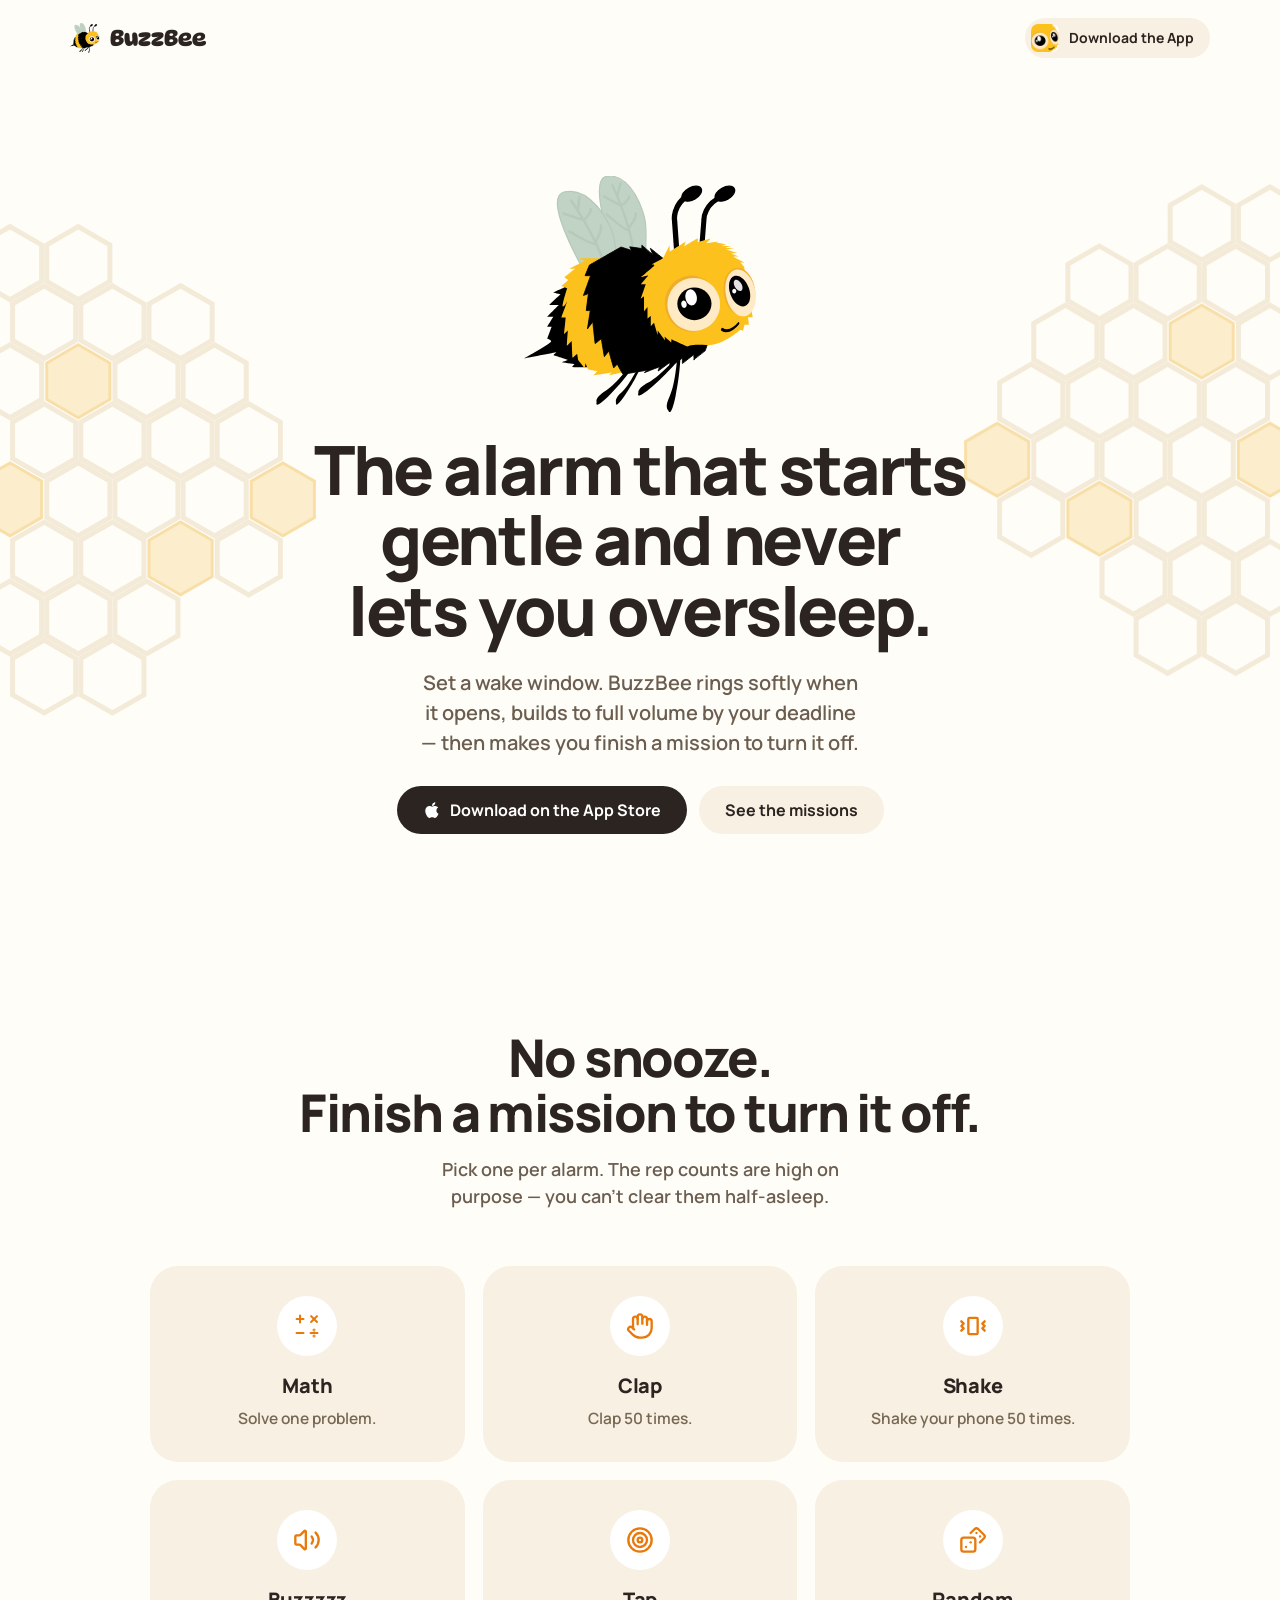
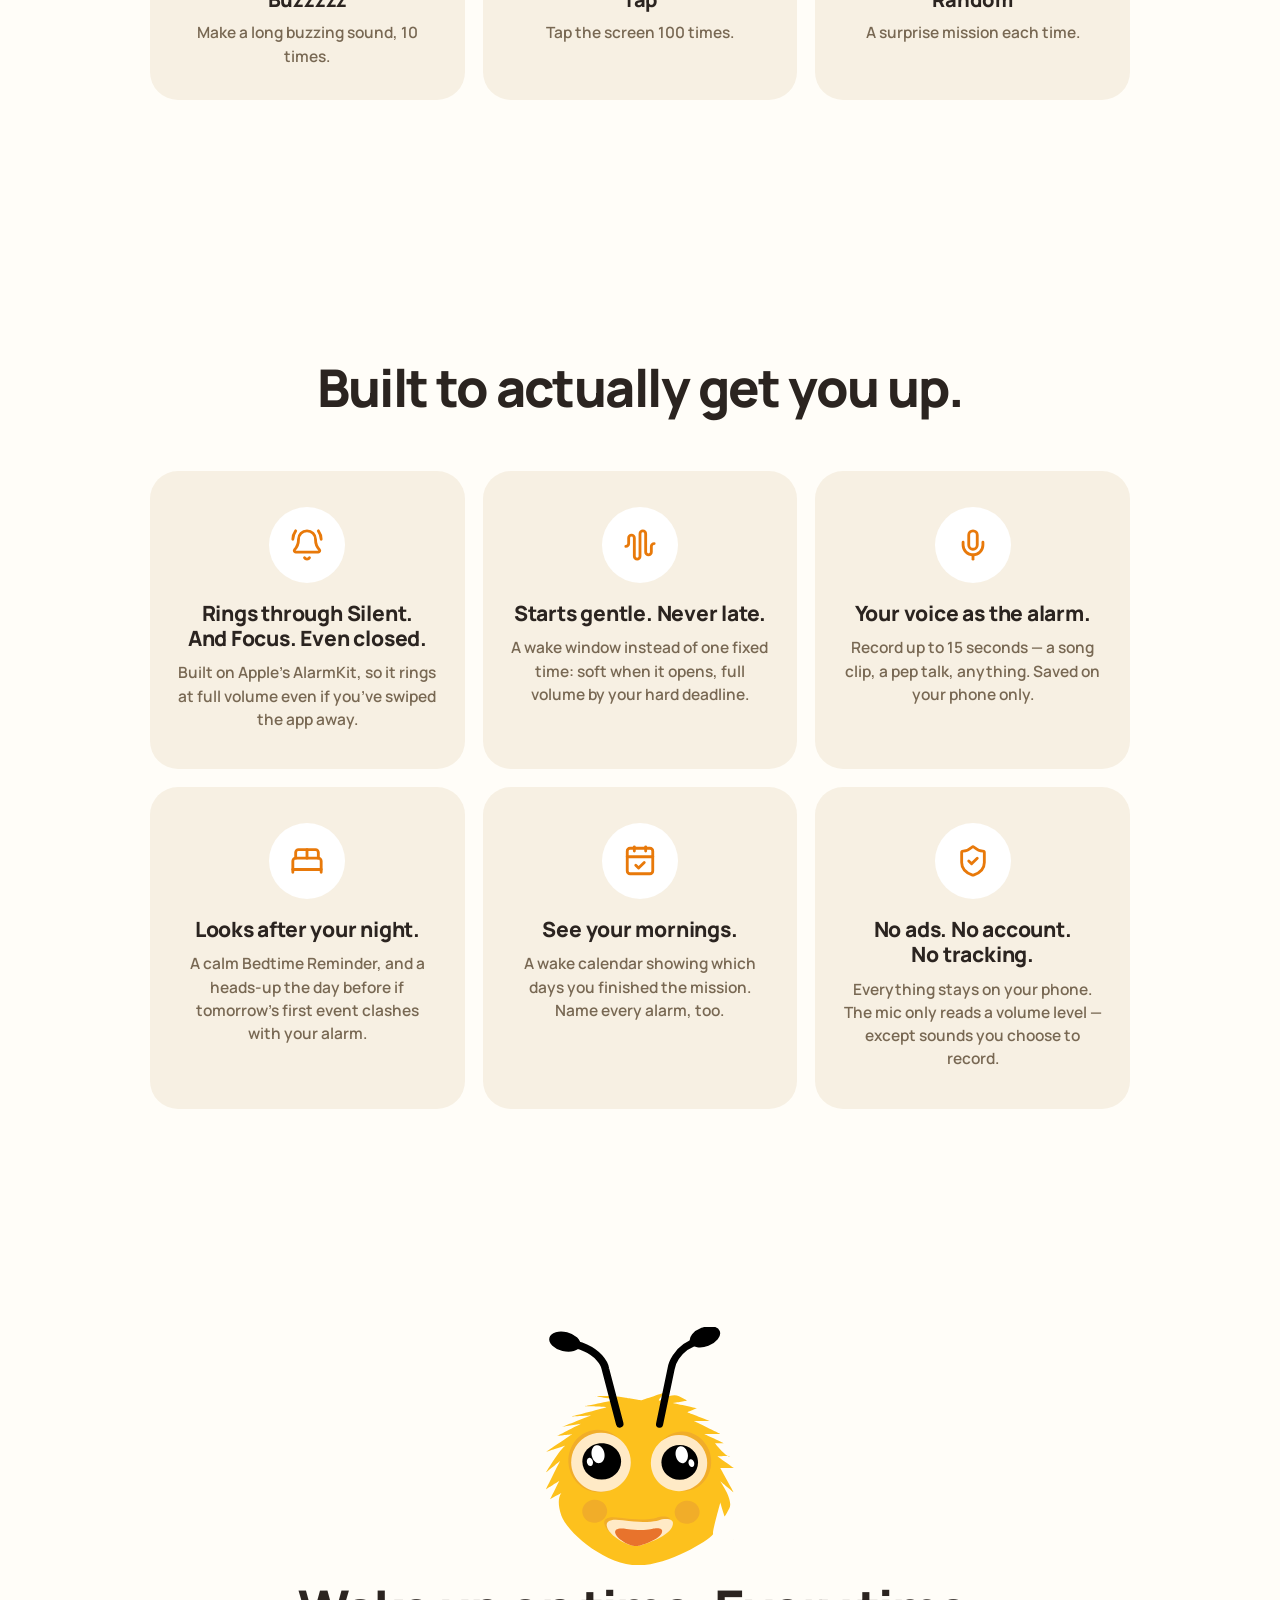
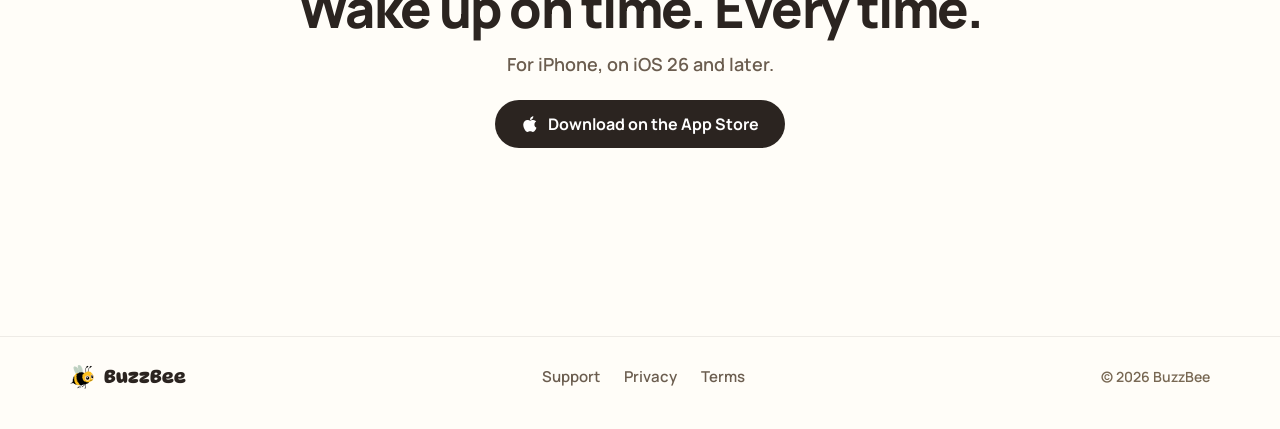
<file: index.html>
<!doctype html>
<html lang="en">
<head>
  <meta charset="UTF-8" />
  <meta name="viewport" content="width=device-width, initial-scale=1" />
  <title>BuzzBee — The alarm that starts gentle and never lets you oversleep</title>
  <meta name="description" content="BuzzBee rings softly when your wake window opens, builds to full volume by your deadline, and makes you finish a mission to turn it off. Rings through Silent mode, even if the app is closed." />
  <link rel="icon" href="assets/icon.png" type="image/svg+xml" />
  <link rel="preconnect" href="https://fonts.googleapis.com">
  <link rel="preconnect" href="https://fonts.gstatic.com" crossorigin>
  <link href="https://fonts.googleapis.com/css2?family=DynaPuff:wght@700&family=Manrope:wght@500;600;700;800&display=swap" rel="stylesheet">
  <link rel="stylesheet" href="home.css" />
</head>
<body>

  <!-- Pinned to the screen edges (position: fixed) — the page scrolls over them. -->
    <div class="comb comb-left" aria-hidden="true"><svg viewBox="0 0 386 504"><polygon points="36.6,5.0 68.7,23.5 68.7,60.5 36.6,79.0 4.6,60.5 4.6,23.5" fill="none" stroke="#EFE3CC" stroke-width="5"/><polygon points="105.9,5.0 138.0,23.5 138.0,60.5 105.9,79.0 73.9,60.5 73.9,23.5" fill="none" stroke="#EFE3CC" stroke-width="5"/><polygon points="71.3,65.0 103.3,83.5 103.3,120.5 71.3,139.0 39.2,120.5 39.2,83.5" fill="none" stroke="#EFE3CC" stroke-width="5"/><polygon points="140.6,65.0 172.6,83.5 172.6,120.5 140.6,139.0 108.5,120.5 108.5,83.5" fill="none" stroke="#EFE3CC" stroke-width="5"/><polygon points="209.8,65.0 241.9,83.5 241.9,120.5 209.8,139.0 177.8,120.5 177.8,83.5" fill="none" stroke="#EFE3CC" stroke-width="5"/><polygon points="36.6,125.0 68.7,143.5 68.7,180.5 36.6,199.0 4.6,180.5 4.6,143.5" fill="none" stroke="#EFE3CC" stroke-width="5"/><polygon points="105.9,125.0 138.0,143.5 138.0,180.5 105.9,199.0 73.9,180.5 73.9,143.5" fill="#FBE7BF" stroke="#F6D48E" stroke-width="3"/><polygon points="175.2,125.0 207.2,143.5 207.2,180.5 175.2,199.0 143.2,180.5 143.2,143.5" fill="none" stroke="#EFE3CC" stroke-width="5"/><polygon points="244.5,125.0 276.5,143.5 276.5,180.5 244.5,199.0 212.4,180.5 212.4,143.5" fill="none" stroke="#EFE3CC" stroke-width="5"/><polygon points="71.3,185.0 103.3,203.5 103.3,240.5 71.3,259.0 39.2,240.5 39.2,203.5" fill="none" stroke="#EFE3CC" stroke-width="5"/><polygon points="140.6,185.0 172.6,203.5 172.6,240.5 140.6,259.0 108.5,240.5 108.5,203.5" fill="none" stroke="#EFE3CC" stroke-width="5"/><polygon points="209.8,185.0 241.9,203.5 241.9,240.5 209.8,259.0 177.8,240.5 177.8,203.5" fill="none" stroke="#EFE3CC" stroke-width="5"/><polygon points="279.1,185.0 311.2,203.5 311.2,240.5 279.1,259.0 247.1,240.5 247.1,203.5" fill="none" stroke="#EFE3CC" stroke-width="5"/><polygon points="36.6,245.0 68.7,263.5 68.7,300.5 36.6,319.0 4.6,300.5 4.6,263.5" fill="#FBE7BF" stroke="#F6D48E" stroke-width="3"/><polygon points="105.9,245.0 138.0,263.5 138.0,300.5 105.9,319.0 73.9,300.5 73.9,263.5" fill="none" stroke="#EFE3CC" stroke-width="5"/><polygon points="175.2,245.0 207.2,263.5 207.2,300.5 175.2,319.0 143.2,300.5 143.2,263.5" fill="none" stroke="#EFE3CC" stroke-width="5"/><polygon points="244.5,245.0 276.5,263.5 276.5,300.5 244.5,319.0 212.4,300.5 212.4,263.5" fill="none" stroke="#EFE3CC" stroke-width="5"/><polygon points="313.8,245.0 345.8,263.5 345.8,300.5 313.8,319.0 281.7,300.5 281.7,263.5" fill="#FBE7BF" stroke="#F6D48E" stroke-width="3"/><polygon points="71.3,305.0 103.3,323.5 103.3,360.5 71.3,379.0 39.2,360.5 39.2,323.5" fill="none" stroke="#EFE3CC" stroke-width="5"/><polygon points="140.6,305.0 172.6,323.5 172.6,360.5 140.6,379.0 108.5,360.5 108.5,323.5" fill="none" stroke="#EFE3CC" stroke-width="5"/><polygon points="209.8,305.0 241.9,323.5 241.9,360.5 209.8,379.0 177.8,360.5 177.8,323.5" fill="#FBE7BF" stroke="#F6D48E" stroke-width="3"/><polygon points="279.1,305.0 311.2,323.5 311.2,360.5 279.1,379.0 247.1,360.5 247.1,323.5" fill="none" stroke="#EFE3CC" stroke-width="5"/><polygon points="36.6,365.0 68.7,383.5 68.7,420.5 36.6,439.0 4.6,420.5 4.6,383.5" fill="none" stroke="#EFE3CC" stroke-width="5"/><polygon points="105.9,365.0 138.0,383.5 138.0,420.5 105.9,439.0 73.9,420.5 73.9,383.5" fill="none" stroke="#EFE3CC" stroke-width="5"/><polygon points="175.2,365.0 207.2,383.5 207.2,420.5 175.2,439.0 143.2,420.5 143.2,383.5" fill="none" stroke="#EFE3CC" stroke-width="5"/><polygon points="71.3,425.0 103.3,443.5 103.3,480.5 71.3,499.0 39.2,480.5 39.2,443.5" fill="none" stroke="#EFE3CC" stroke-width="5"/><polygon points="140.6,425.0 172.6,443.5 172.6,480.5 140.6,499.0 108.5,480.5 108.5,443.5" fill="none" stroke="#EFE3CC" stroke-width="5"/></svg></div>
    <div class="comb comb-right" aria-hidden="true"><svg viewBox="0 0 386 504"><polygon points="36.6,5.0 68.7,23.5 68.7,60.5 36.6,79.0 4.6,60.5 4.6,23.5" fill="none" stroke="#EFE3CC" stroke-width="5"/><polygon points="105.9,5.0 138.0,23.5 138.0,60.5 105.9,79.0 73.9,60.5 73.9,23.5" fill="none" stroke="#EFE3CC" stroke-width="5"/><polygon points="71.3,65.0 103.3,83.5 103.3,120.5 71.3,139.0 39.2,120.5 39.2,83.5" fill="none" stroke="#EFE3CC" stroke-width="5"/><polygon points="140.6,65.0 172.6,83.5 172.6,120.5 140.6,139.0 108.5,120.5 108.5,83.5" fill="none" stroke="#EFE3CC" stroke-width="5"/><polygon points="209.8,65.0 241.9,83.5 241.9,120.5 209.8,139.0 177.8,120.5 177.8,83.5" fill="none" stroke="#EFE3CC" stroke-width="5"/><polygon points="36.6,125.0 68.7,143.5 68.7,180.5 36.6,199.0 4.6,180.5 4.6,143.5" fill="none" stroke="#EFE3CC" stroke-width="5"/><polygon points="105.9,125.0 138.0,143.5 138.0,180.5 105.9,199.0 73.9,180.5 73.9,143.5" fill="#FBE7BF" stroke="#F6D48E" stroke-width="3"/><polygon points="175.2,125.0 207.2,143.5 207.2,180.5 175.2,199.0 143.2,180.5 143.2,143.5" fill="none" stroke="#EFE3CC" stroke-width="5"/><polygon points="244.5,125.0 276.5,143.5 276.5,180.5 244.5,199.0 212.4,180.5 212.4,143.5" fill="none" stroke="#EFE3CC" stroke-width="5"/><polygon points="71.3,185.0 103.3,203.5 103.3,240.5 71.3,259.0 39.2,240.5 39.2,203.5" fill="none" stroke="#EFE3CC" stroke-width="5"/><polygon points="140.6,185.0 172.6,203.5 172.6,240.5 140.6,259.0 108.5,240.5 108.5,203.5" fill="none" stroke="#EFE3CC" stroke-width="5"/><polygon points="209.8,185.0 241.9,203.5 241.9,240.5 209.8,259.0 177.8,240.5 177.8,203.5" fill="none" stroke="#EFE3CC" stroke-width="5"/><polygon points="279.1,185.0 311.2,203.5 311.2,240.5 279.1,259.0 247.1,240.5 247.1,203.5" fill="none" stroke="#EFE3CC" stroke-width="5"/><polygon points="36.6,245.0 68.7,263.5 68.7,300.5 36.6,319.0 4.6,300.5 4.6,263.5" fill="#FBE7BF" stroke="#F6D48E" stroke-width="3"/><polygon points="105.9,245.0 138.0,263.5 138.0,300.5 105.9,319.0 73.9,300.5 73.9,263.5" fill="none" stroke="#EFE3CC" stroke-width="5"/><polygon points="175.2,245.0 207.2,263.5 207.2,300.5 175.2,319.0 143.2,300.5 143.2,263.5" fill="none" stroke="#EFE3CC" stroke-width="5"/><polygon points="244.5,245.0 276.5,263.5 276.5,300.5 244.5,319.0 212.4,300.5 212.4,263.5" fill="none" stroke="#EFE3CC" stroke-width="5"/><polygon points="313.8,245.0 345.8,263.5 345.8,300.5 313.8,319.0 281.7,300.5 281.7,263.5" fill="#FBE7BF" stroke="#F6D48E" stroke-width="3"/><polygon points="71.3,305.0 103.3,323.5 103.3,360.5 71.3,379.0 39.2,360.5 39.2,323.5" fill="none" stroke="#EFE3CC" stroke-width="5"/><polygon points="140.6,305.0 172.6,323.5 172.6,360.5 140.6,379.0 108.5,360.5 108.5,323.5" fill="none" stroke="#EFE3CC" stroke-width="5"/><polygon points="209.8,305.0 241.9,323.5 241.9,360.5 209.8,379.0 177.8,360.5 177.8,323.5" fill="#FBE7BF" stroke="#F6D48E" stroke-width="3"/><polygon points="279.1,305.0 311.2,323.5 311.2,360.5 279.1,379.0 247.1,360.5 247.1,323.5" fill="none" stroke="#EFE3CC" stroke-width="5"/><polygon points="36.6,365.0 68.7,383.5 68.7,420.5 36.6,439.0 4.6,420.5 4.6,383.5" fill="none" stroke="#EFE3CC" stroke-width="5"/><polygon points="105.9,365.0 138.0,383.5 138.0,420.5 105.9,439.0 73.9,420.5 73.9,383.5" fill="none" stroke="#EFE3CC" stroke-width="5"/><polygon points="175.2,365.0 207.2,383.5 207.2,420.5 175.2,439.0 143.2,420.5 143.2,383.5" fill="none" stroke="#EFE3CC" stroke-width="5"/><polygon points="71.3,425.0 103.3,443.5 103.3,480.5 71.3,499.0 39.2,480.5 39.2,443.5" fill="none" stroke="#EFE3CC" stroke-width="5"/><polygon points="140.6,425.0 172.6,443.5 172.6,480.5 140.6,499.0 108.5,480.5 108.5,443.5" fill="none" stroke="#EFE3CC" stroke-width="5"/></svg></div>

  <nav class="nav">
    <a class="brand" href="index.html">
      <img src="assets/bee-logo.svg" alt="" />
      <span>BuzzBee</span>
    </a>
    <!-- TODO at launch: replace the dummy App Store URL (3 places on this page). -->
    <a class="pill pill-ghost pill-sm pill-app" href="https://apps.apple.com/ph/app/buzzbee-smart-loud-alarm-clock/id6811803815"><img src="assets/icon.png" alt="" />Download the App</a>
  </nav>

  <header class="hero">
    <div class="hero-content">
      <img class="hero-bee" src="assets/bee-logo.svg" alt="The BuzzBee mascot" />
      <h1>The alarm that starts gentle and never lets you oversleep.</h1>
      <p class="lede">Set a wake window. BuzzBee rings softly when it opens, builds to full volume by your deadline — then makes you finish a mission to turn it off.</p>
      <div class="cta-row">
        <a class="pill pill-dark" href="https://apps.apple.com/ph/app/buzzbee-smart-loud-alarm-clock/id6811803815"><svg viewBox="0 0 384 512" fill="currentColor" aria-hidden="true"><path d="M318.7 268.7c-.2-36.7 16.4-64.4 50-84.8-18.8-26.9-47.2-41.7-84.7-44.6-35.5-2.8-74.3 20.7-88.5 20.7-15 0-49.4-19.7-76.4-19.7C63.3 141 0 184.8 0 273.5c0 26.2 4.8 53.3 14.4 81.2 12.8 37.1 59 128 107.2 126.5 25.2-.6 43-17.9 75.8-17.9 31.8 0 48.3 17.9 76.4 17.9 48.6-.7 90.4-83.4 102.6-120.6-65.2-30.7-57.7-90-57.7-91.9zm-56.6-164.2c27.3-32.4 24.8-61.9 24-72.5-24.1 1.4-52 16.4-67.9 34.9-17.5 19.8-27.8 44.3-25.6 71.9 26.1 2 49.9-11.4 69.5-34.3z"/></svg>Download on the App Store</a>
        <a class="pill pill-ghost" href="#missions">See the missions</a>
      </div>
    </div>
  </header>

  <section id="missions" class="section">
    <div class="section-head reveal">
      <h2>No snooze.<br>Finish a mission to turn it off.</h2>
      <p>Pick one per alarm. The rep counts are high on purpose — you can't clear them half-asleep.</p>
    </div>
    <div class="grid grid-3">
      <div class="card reveal"><div class="icon"><svg viewBox="0 0 24 24" fill="none" stroke="currentColor" stroke-width="4.2" stroke-linecap="round" stroke-linejoin="round" aria-hidden="true"><g transform="translate(1 1) scale(0.42)"><path d="M5 12h14"/><path d="M12 5v14"/></g><g transform="translate(13 1) scale(0.42)"><path d="M18 6 6 18"/><path d="m6 6 12 12"/></g><g transform="translate(1 13) scale(0.42)"><path d="M5 12h14"/></g><g transform="translate(13 13) scale(0.42)"><circle cx="12" cy="6" r="1"/><line x1="5" x2="19" y1="12" y2="12"/><circle cx="12" cy="18" r="1"/></g></svg></div><h3>Math</h3><p>Solve one problem.</p></div>
      <div class="card reveal"><div class="icon"><svg viewBox="0 0 24 24" fill="none" stroke="currentColor" stroke-width="2" stroke-linecap="round" stroke-linejoin="round" aria-hidden="true"><path d="M18 11V6a2 2 0 0 0-2-2a2 2 0 0 0-2 2"/><path d="M14 10V4a2 2 0 0 0-2-2a2 2 0 0 0-2 2v2"/><path d="M10 10.5V6a2 2 0 0 0-2-2a2 2 0 0 0-2 2v8"/><path d="M18 8a2 2 0 1 1 4 0v6a8 8 0 0 1-8 8h-2c-2.8 0-4.5-.86-5.99-2.34l-3.6-3.6a2 2 0 0 1 2.83-2.82L7 15"/></svg></div><h3>Clap</h3><p>Clap 50 times.</p></div>
      <div class="card reveal"><div class="icon"><svg viewBox="0 0 24 24" fill="none" stroke="currentColor" stroke-width="2" stroke-linecap="round" stroke-linejoin="round" aria-hidden="true"><path d="m2 8 2 2-2 2 2 2-2 2"/><path d="m22 8-2 2 2 2-2 2 2 2"/><rect width="8" height="14" x="8" y="5" rx="1"/></svg></div><h3>Shake</h3><p>Shake your phone 50 times.</p></div>
      <div class="card reveal"><div class="icon"><svg viewBox="0 0 24 24" fill="none" stroke="currentColor" stroke-width="2" stroke-linecap="round" stroke-linejoin="round" aria-hidden="true"><path d="M11 4.702a.705.705 0 0 0-1.203-.498L6.413 7.587A1.4 1.4 0 0 1 5.416 8H3a1 1 0 0 0-1 1v6a1 1 0 0 0 1 1h2.416a1.4 1.4 0 0 1 .997.413l3.383 3.384A.705.705 0 0 0 11 19.298z"/><path d="M16 9a5 5 0 0 1 0 6"/><path d="M19.364 18.364a9 9 0 0 0 0-12.728"/></svg></div><h3>Buzzzzz</h3><p>Make a long buzzing sound, 10 times.</p></div>
      <div class="card reveal"><div class="icon"><svg viewBox="0 0 24 24" fill="none" stroke="currentColor" stroke-width="2" stroke-linecap="round" stroke-linejoin="round" aria-hidden="true"><circle cx="12" cy="12" r="10"/><circle cx="12" cy="12" r="6"/><circle cx="12" cy="12" r="2"/></svg></div><h3>Tap</h3><p>Tap the screen 100 times.</p></div>
      <div class="card reveal"><div class="icon"><svg viewBox="0 0 24 24" fill="none" stroke="currentColor" stroke-width="2" stroke-linecap="round" stroke-linejoin="round" aria-hidden="true"><rect width="12" height="12" x="2" y="10" rx="2" ry="2"/><path d="m17.92 14 3.5-3.5a2.24 2.24 0 0 0 0-3l-5-4.92a2.24 2.24 0 0 0-3 0L10 6"/><path d="M6 18h.01"/><path d="M10 14h.01"/><path d="M15 6h.01"/><path d="M18 9h.01"/></svg></div><h3>Random</h3><p>A surprise mission each time.</p></div>
    </div>
  </section>

  <section id="features" class="section">
    <div class="section-head reveal">
      <h2>Built to actually get you up.</h2>
    </div>
    <div class="grid grid-3">
      <div class="card card-lg reveal">
        <div class="icon icon-lg"><svg viewBox="0 0 24 24" fill="none" stroke="currentColor" stroke-width="2" stroke-linecap="round" stroke-linejoin="round" aria-hidden="true"><path d="M10.268 21a2 2 0 0 0 3.464 0"/><path d="M22 8c0-2.3-.8-4.3-2-6"/><path d="M3.262 15.326A1 1 0 0 0 4 17h16a1 1 0 0 0 .74-1.673C19.41 13.956 18 12.499 18 8A6 6 0 0 0 6 8c0 4.499-1.411 5.956-2.738 7.326"/><path d="M4 2C2.8 3.7 2 5.7 2 8"/></svg></div>
        <h3>Rings through Silent. And Focus. Even closed.</h3>
        <p>Built on Apple’s AlarmKit, so it rings at full volume even if you’ve swiped the app away.</p>
      </div>
      <div class="card card-lg reveal">
        <div class="icon icon-lg"><svg viewBox="0 0 24 24" fill="none" stroke="currentColor" stroke-width="2" stroke-linecap="round" stroke-linejoin="round" aria-hidden="true"><path d="M2 13a2 2 0 0 0 2-2V7a2 2 0 0 1 4 0v13a2 2 0 0 0 4 0V4a2 2 0 0 1 4 0v13a2 2 0 0 0 4 0v-4a2 2 0 0 1 2-2"/></svg></div>
        <h3>Starts gentle. Never late.</h3>
        <p>A wake window instead of one fixed time: soft when it opens, full volume by your hard deadline.</p>
      </div>
      <div class="card card-lg reveal">
        <div class="icon icon-lg"><svg viewBox="0 0 24 24" fill="none" stroke="currentColor" stroke-width="2" stroke-linecap="round" stroke-linejoin="round" aria-hidden="true"><path d="M12 19v3"/><path d="M19 10v2a7 7 0 0 1-14 0v-2"/><rect x="9" y="2" width="6" height="13" rx="3"/></svg></div>
        <h3>Your voice as the alarm.</h3>
        <p>Record up to 15 seconds — a song clip, a pep talk, anything. Saved on your phone only.</p>
      </div>
      <div class="card card-lg reveal">
        <div class="icon icon-lg"><svg viewBox="0 0 24 24" fill="none" stroke="currentColor" stroke-width="2" stroke-linecap="round" stroke-linejoin="round" aria-hidden="true"><path d="M2 20v-8a2 2 0 0 1 2-2h16a2 2 0 0 1 2 2v8"/><path d="M4 10V6a2 2 0 0 1 2-2h12a2 2 0 0 1 2 2v4"/><path d="M12 4v6"/><path d="M2 18h20"/></svg></div>
        <h3>Looks after your night.</h3>
        <p>A calm Bedtime Reminder, and a heads-up the day before if tomorrow’s first event clashes with your alarm.</p>
      </div>
      <div class="card card-lg reveal">
        <div class="icon icon-lg"><svg viewBox="0 0 24 24" fill="none" stroke="currentColor" stroke-width="2" stroke-linecap="round" stroke-linejoin="round" aria-hidden="true"><path d="M8 2v3"/><path d="M16 2v3"/><rect x="3" y="3" width="18" height="18" rx="2"/><path d="M3 9h18"/><path d="m9 15 2 2 4-4"/></svg></div>
        <h3>See your mornings.</h3>
        <p>A wake calendar showing which days you finished the mission. Name every alarm, too.</p>
      </div>
      <div class="card card-lg reveal">
        <div class="icon icon-lg"><svg viewBox="0 0 24 24" fill="none" stroke="currentColor" stroke-width="2" stroke-linecap="round" stroke-linejoin="round" aria-hidden="true"><path d="M20 13c0 5-3.5 7.5-7.66 8.95a1 1 0 0 1-.67-.01C7.5 20.5 4 18 4 13V6a1 1 0 0 1 1-1c2 0 4.5-1.2 6.24-2.72a1.17 1.17 0 0 1 1.52 0C14.51 3.81 17 5 19 5a1 1 0 0 1 1 1z"/><path d="m9 12 2 2 4-4"/></svg></div>
        <h3>No ads. No account. No tracking.</h3>
        <p>Everything stays on your phone. The mic only reads a volume level — except sounds you choose to record.</p>
      </div>
    </div>
  </section>

  <section class="final reveal">
    <img class="final-bee" src="assets/bee_face.svg" alt="" />
    <h2>Wake up on time. Every time.</h2>
    <p>For iPhone, on iOS 26 and later.</p>
    <a class="pill pill-dark" href="https://apps.apple.com/ph/app/buzzbee-smart-loud-alarm-clock/id6811803815"><svg viewBox="0 0 384 512" fill="currentColor" aria-hidden="true"><path d="M318.7 268.7c-.2-36.7 16.4-64.4 50-84.8-18.8-26.9-47.2-41.7-84.7-44.6-35.5-2.8-74.3 20.7-88.5 20.7-15 0-49.4-19.7-76.4-19.7C63.3 141 0 184.8 0 273.5c0 26.2 4.8 53.3 14.4 81.2 12.8 37.1 59 128 107.2 126.5 25.2-.6 43-17.9 75.8-17.9 31.8 0 48.3 17.9 76.4 17.9 48.6-.7 90.4-83.4 102.6-120.6-65.2-30.7-57.7-90-57.7-91.9zm-56.6-164.2c27.3-32.4 24.8-61.9 24-72.5-24.1 1.4-52 16.4-67.9 34.9-17.5 19.8-27.8 44.3-25.6 71.9 26.1 2 49.9-11.4 69.5-34.3z"/></svg>Download on the App Store</a>
  </section>

  <footer class="footer">
    <a class="brand" href="index.html">
      <img src="assets/bee-logo.svg" alt="" />
      <span>BuzzBee</span>
    </a>
    <div class="footer-links">
      <a href="support.html">Support</a>
      <a href="privacy.html">Privacy</a>
      <a href="terms.html">Terms</a>
    </div>
    <p class="copy">© <span id="year"></span> BuzzBee</p>
  </footer>

  <script src="assets/site.js"></script>
</body>
</html>
</file>
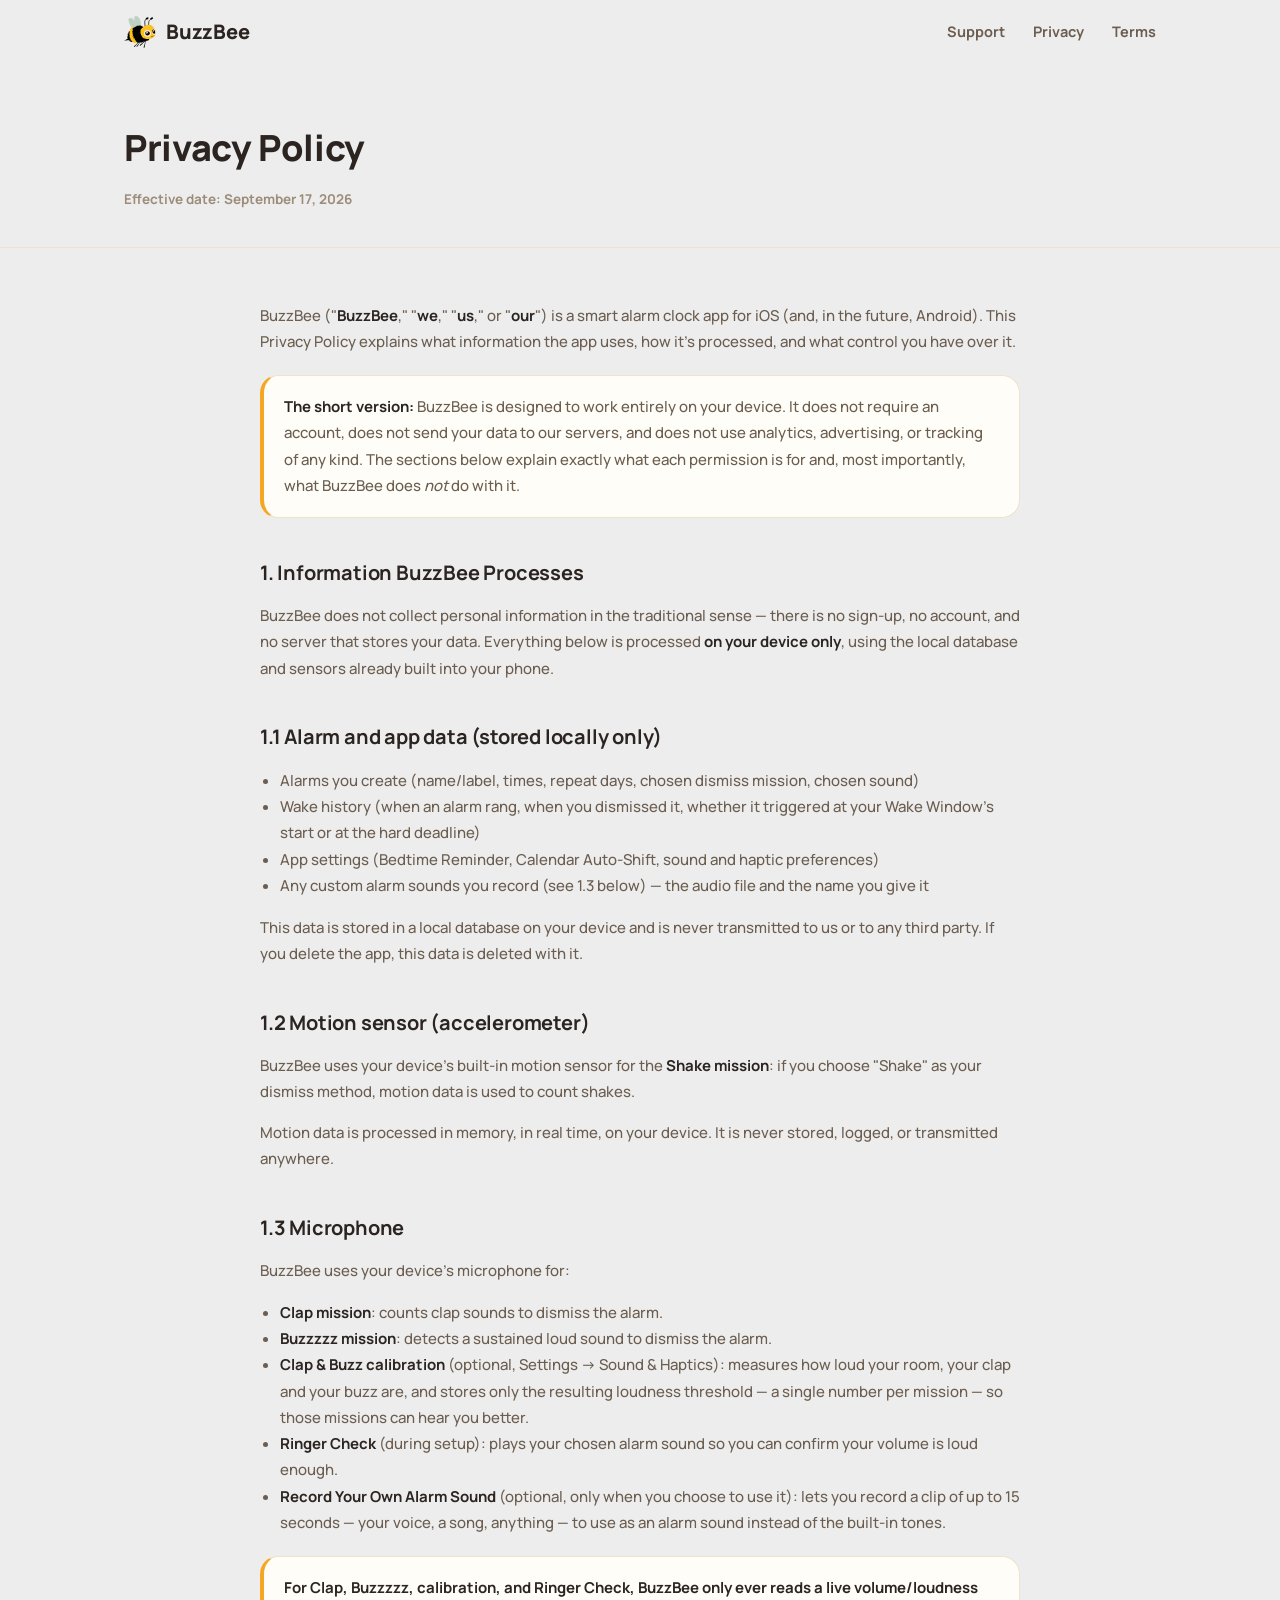
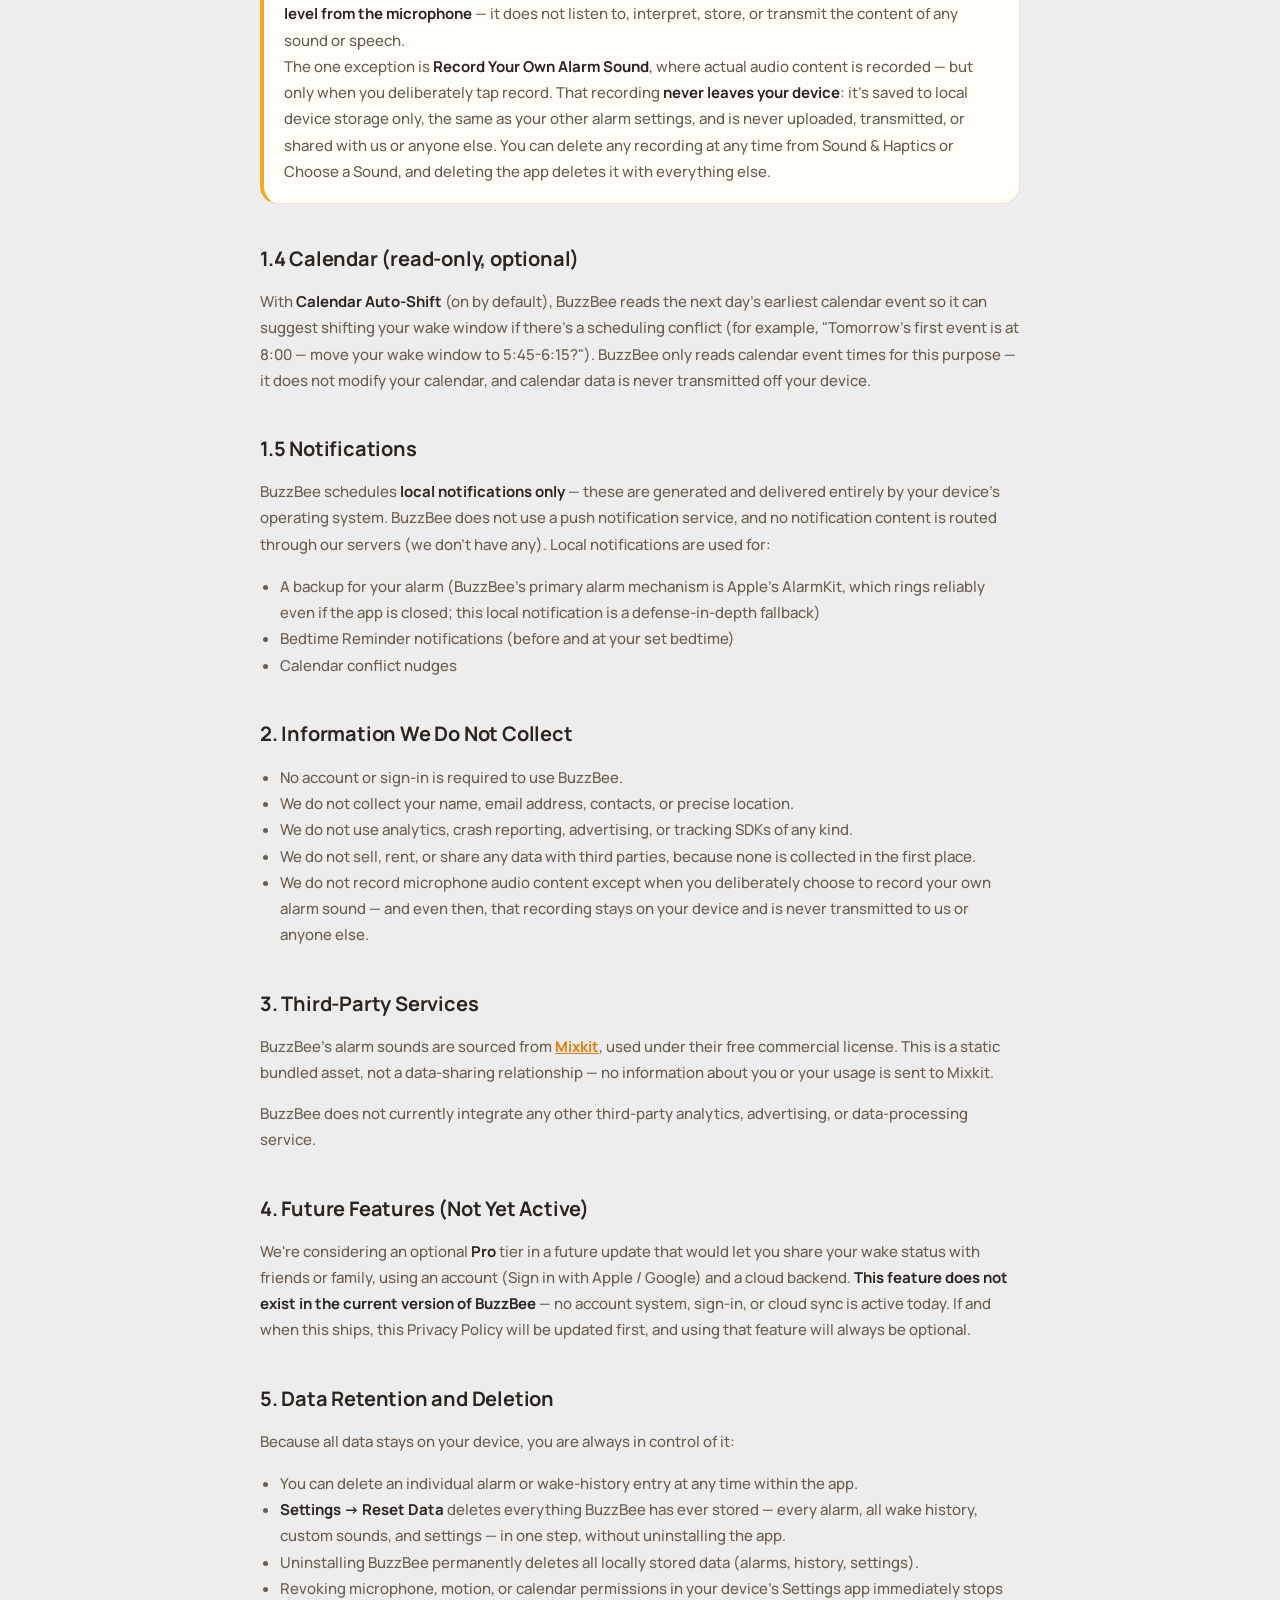
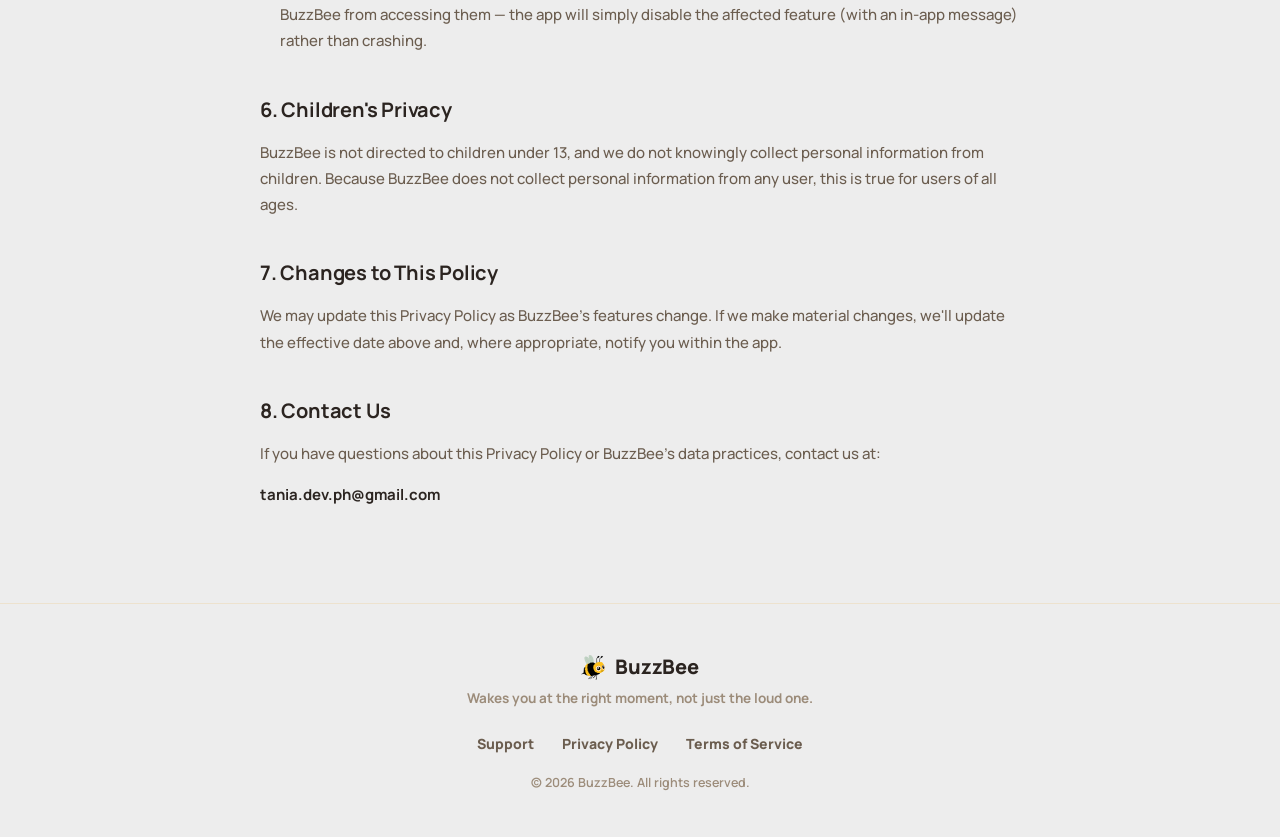
<file: privacy.html>
<!doctype html>
<html lang="en">
<head>
  <meta charset="UTF-8" />
  <meta name="viewport" content="width=device-width, initial-scale=1" />
  <title>Privacy Policy — BuzzBee</title>
  <link rel="icon" href="assets/icon.png" type="image/svg+xml" />
  <link rel="preconnect" href="https://fonts.googleapis.com">
  <link rel="preconnect" href="https://fonts.gstatic.com" crossorigin>
  <link href="https://fonts.googleapis.com/css2?family=Manrope:wght@500;600;700;800&display=swap" rel="stylesheet">
  <link rel="stylesheet" href="styles.css" />
</head>
<body>

  <nav class="nav">
    <div class="nav-inner">
      <a class="brand" href="index.html">
        <img src="assets/bee-logo.svg" alt="BuzzBee" />
        <span class="brand-name">BuzzBee</span>
      </a>
      <div class="nav-links">
        <a href="support.html">Support</a>
        <a href="privacy.html">Privacy</a>
        <a href="terms.html">Terms</a>
      </div>
    </div>
  </nav>

  <header class="doc-header">
    <div class="wrap">
      <h1>Privacy Policy</h1>
      <p class="effective-date">Effective date: September 17, 2026</p>
    </div>
  </header>

  <main class="doc-body wrap">
    <p>
      BuzzBee ("<strong>BuzzBee</strong>," "<strong>we</strong>," "<strong>us</strong>," or
      "<strong>our</strong>") is a smart alarm clock app for iOS (and, in the future, Android).
      This Privacy Policy explains what information the app uses, how it's processed, and
      what control you have over it.
    </p>

    <div class="callout">
      <p>
        <strong>The short version:</strong> BuzzBee is designed to work entirely on your device.
        It does not require an account, does not send your data to our servers, and does not use
        analytics, advertising, or tracking of any kind. The sections below explain exactly what
        each permission is for and, most importantly, what BuzzBee does <em>not</em> do with it.
      </p>
    </div>

    <h2>1. Information BuzzBee Processes</h2>
    <p>
      BuzzBee does not collect personal information in the traditional sense — there is no
      sign-up, no account, and no server that stores your data. Everything below is processed
      <strong>on your device only</strong>, using the local database and sensors already built
      into your phone.
    </p>

    <h2>1.1 Alarm and app data (stored locally only)</h2>
    <ul>
      <li>Alarms you create (name/label, times, repeat days, chosen dismiss mission, chosen sound)</li>
      <li>Wake history (when an alarm rang, when you dismissed it, whether it triggered at your Wake Window's start or at the hard deadline)</li>
      <li>App settings (Bedtime Reminder, Calendar Auto-Shift, sound and haptic preferences)</li>
      <li>Any custom alarm sounds you record (see 1.3 below) — the audio file and the name you give it</li>
    </ul>
    <p>
      This data is stored in a local database on your device and is never transmitted to us or
      to any third party. If you delete the app, this data is deleted with it.
    </p>

    <h2>1.2 Motion sensor (accelerometer)</h2>
    <p>
      BuzzBee uses your device's built-in motion sensor for the <strong>Shake mission</strong>:
      if you choose "Shake" as your dismiss method, motion data is used to count shakes.
    </p>
    <p>Motion data is processed in memory, in real time, on your device. It is never stored, logged, or transmitted anywhere.</p>

    <h2>1.3 Microphone</h2>
    <p>BuzzBee uses your device's microphone for:</p>
    <ul>
      <li><strong>Clap mission</strong>: counts clap sounds to dismiss the alarm.</li>
      <li><strong>Buzzzzz mission</strong>: detects a sustained loud sound to dismiss the alarm.</li>
      <li><strong>Clap &amp; Buzz calibration</strong> (optional, Settings → Sound &amp; Haptics): measures how loud your room, your clap and your buzz are, and stores only the resulting loudness threshold — a single number per mission — so those missions can hear you better.</li>
      <li><strong>Ringer Check</strong> (during setup): plays your chosen alarm sound so you can confirm your volume is loud enough.</li>
      <li><strong>Record Your Own Alarm Sound</strong> (optional, only when you choose to use it): lets you record a clip of up to 15 seconds — your voice, a song, anything — to use as an alarm sound instead of the built-in tones.</li>
    </ul>
    <div class="callout">
      <p>
        <strong>For Clap, Buzzzzz, calibration, and Ringer Check, BuzzBee only ever reads a
        live volume/loudness level from the microphone</strong> — it does not listen to,
        interpret, store, or transmit the content of any sound or speech.
      </p>
      <p>
        The one exception is <strong>Record Your Own Alarm Sound</strong>, where actual audio
        content is recorded — but only when you deliberately tap record. That recording
        <strong>never leaves your device</strong>: it's saved to local device storage only, the
        same as your other alarm settings, and is never uploaded, transmitted, or shared with us
        or anyone else. You can delete any recording at any time from Sound & Haptics or Choose a
        Sound, and deleting the app deletes it with everything else.
      </p>
    </div>

    <h2>1.4 Calendar (read-only, optional)</h2>
    <p>
      With <strong>Calendar Auto-Shift</strong> (on by default), BuzzBee reads the next
      day's earliest calendar event so it can suggest shifting your wake window if there's a
      scheduling conflict (for example, "Tomorrow's first event is at 8:00 — move your wake
      window to 5:45-6:15?"). BuzzBee only reads calendar event times for this purpose — it does
      not modify your calendar, and calendar data is never transmitted off your device.
    </p>

    <h2>1.5 Notifications</h2>
    <p>
      BuzzBee schedules <strong>local notifications only</strong> — these are generated and
      delivered entirely by your device's operating system. BuzzBee does not use a push
      notification service, and no notification content is routed through our servers (we
      don't have any). Local notifications are used for:
    </p>
    <ul>
      <li>A backup for your alarm (BuzzBee's primary alarm mechanism is Apple's AlarmKit, which rings reliably even if the app is closed; this local notification is a defense-in-depth fallback)</li>
      <li>Bedtime Reminder notifications (before and at your set bedtime)</li>
      <li>Calendar conflict nudges</li>
    </ul>

    <h2>2. Information We Do Not Collect</h2>
    <ul>
      <li>No account or sign-in is required to use BuzzBee.</li>
      <li>We do not collect your name, email address, contacts, or precise location.</li>
      <li>We do not use analytics, crash reporting, advertising, or tracking SDKs of any kind.</li>
      <li>We do not sell, rent, or share any data with third parties, because none is collected in the first place.</li>
      <li>We do not record microphone audio content except when you deliberately choose to record your own alarm sound — and even then, that recording stays on your device and is never transmitted to us or anyone else.</li>
    </ul>

    <h2>3. Third-Party Services</h2>
    <p>
      BuzzBee's alarm sounds are sourced from <a href="https://mixkit.co" target="_blank" rel="noopener">Mixkit</a>,
      used under their free commercial license. This is a static bundled asset, not a
      data-sharing relationship — no information about you or your usage is sent to Mixkit.
    </p>
    <p>BuzzBee does not currently integrate any other third-party analytics, advertising, or data-processing service.</p>

    <h2>4. Future Features (Not Yet Active)</h2>
    <p>
      We're considering an optional <strong>Pro</strong> tier in a future update that would let
      you share your wake status with friends or family, using an account (Sign in with Apple /
      Google) and a cloud backend. <strong>This feature does not exist in the current version of
      BuzzBee</strong> — no account system, sign-in, or cloud sync is active today. If and when
      this ships, this Privacy Policy will be updated first, and using that feature will always
      be optional.
    </p>

    <h2>5. Data Retention and Deletion</h2>
    <p>Because all data stays on your device, you are always in control of it:</p>
    <ul>
      <li>You can delete an individual alarm or wake-history entry at any time within the app.</li>
      <li><strong>Settings → Reset Data</strong> deletes everything BuzzBee has ever stored — every alarm, all wake history, custom sounds, and settings — in one step, without uninstalling the app.</li>
      <li>Uninstalling BuzzBee permanently deletes all locally stored data (alarms, history, settings).</li>
      <li>Revoking microphone, motion, or calendar permissions in your device's Settings app immediately stops BuzzBee from accessing them — the app will simply disable the affected feature (with an in-app message) rather than crashing.</li>
    </ul>

    <h2>6. Children's Privacy</h2>
    <p>
      BuzzBee is not directed to children under 13, and we do not knowingly collect personal
      information from children. Because BuzzBee does not collect personal information from any
      user, this is true for users of all ages.
    </p>

    <h2>7. Changes to This Policy</h2>
    <p>
      We may update this Privacy Policy as BuzzBee's features change. If we make material
      changes, we'll update the effective date above and, where appropriate, notify you within
      the app.
    </p>

    <h2>8. Contact Us</h2>
    <p>If you have questions about this Privacy Policy or BuzzBee's data practices, contact us at:</p>
    <p><strong>tania.dev.ph@gmail.com</strong></p>
  </main>

  <footer>
    <div class="wrap footer-inner">
      <a class="brand" href="index.html">
        <img src="assets/bee-logo.svg" alt="BuzzBee" style="width:24px" />
        <span class="brand-name">BuzzBee</span>
      </a>
      <p class="footer-tagline">Wakes you at the right moment, not just the loud one.</p>
      <div class="footer-links">
        <a href="support.html">Support</a>
        <a href="privacy.html">Privacy Policy</a>
        <a href="terms.html">Terms of Service</a>
      </div>
      <p class="footer-copy">© <span id="year"></span> BuzzBee. All rights reserved.</p>
    </div>
  </footer>

  <script src="assets/site.js"></script>
</body>
</html>
</file>
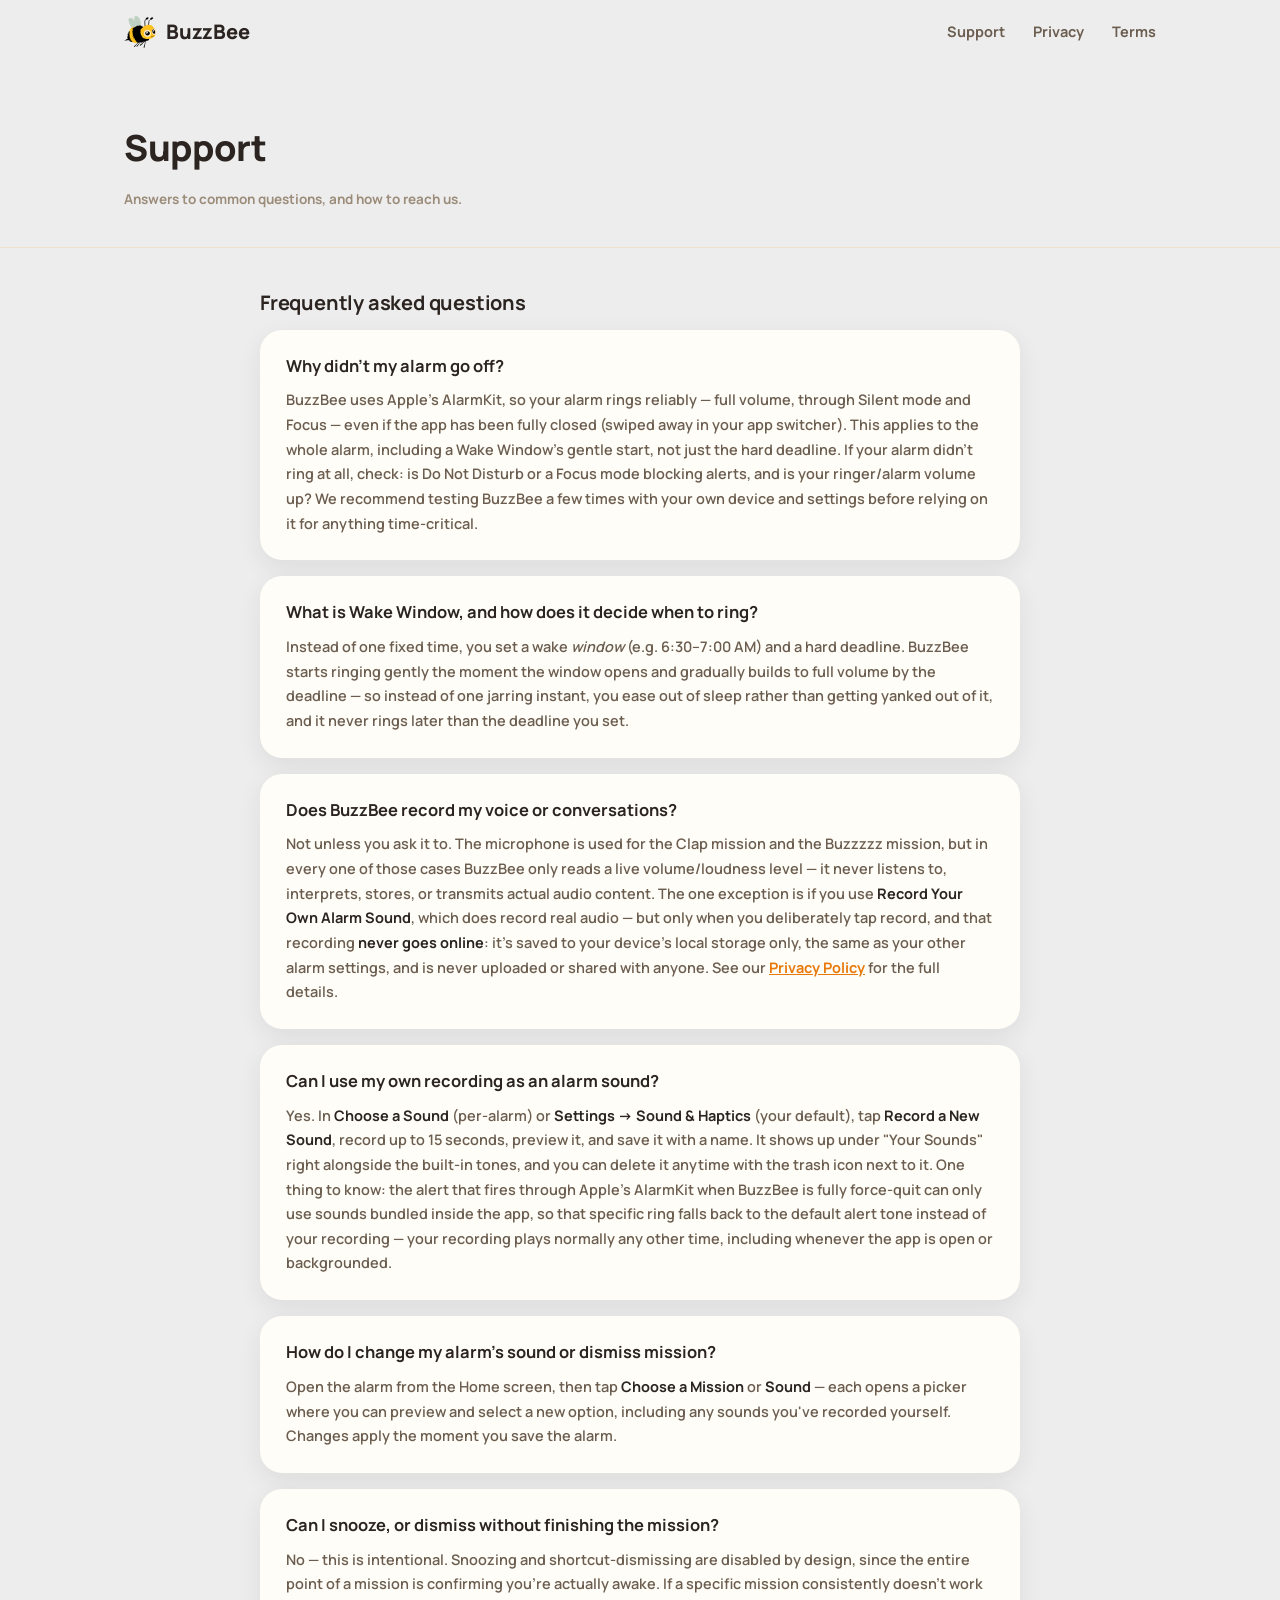
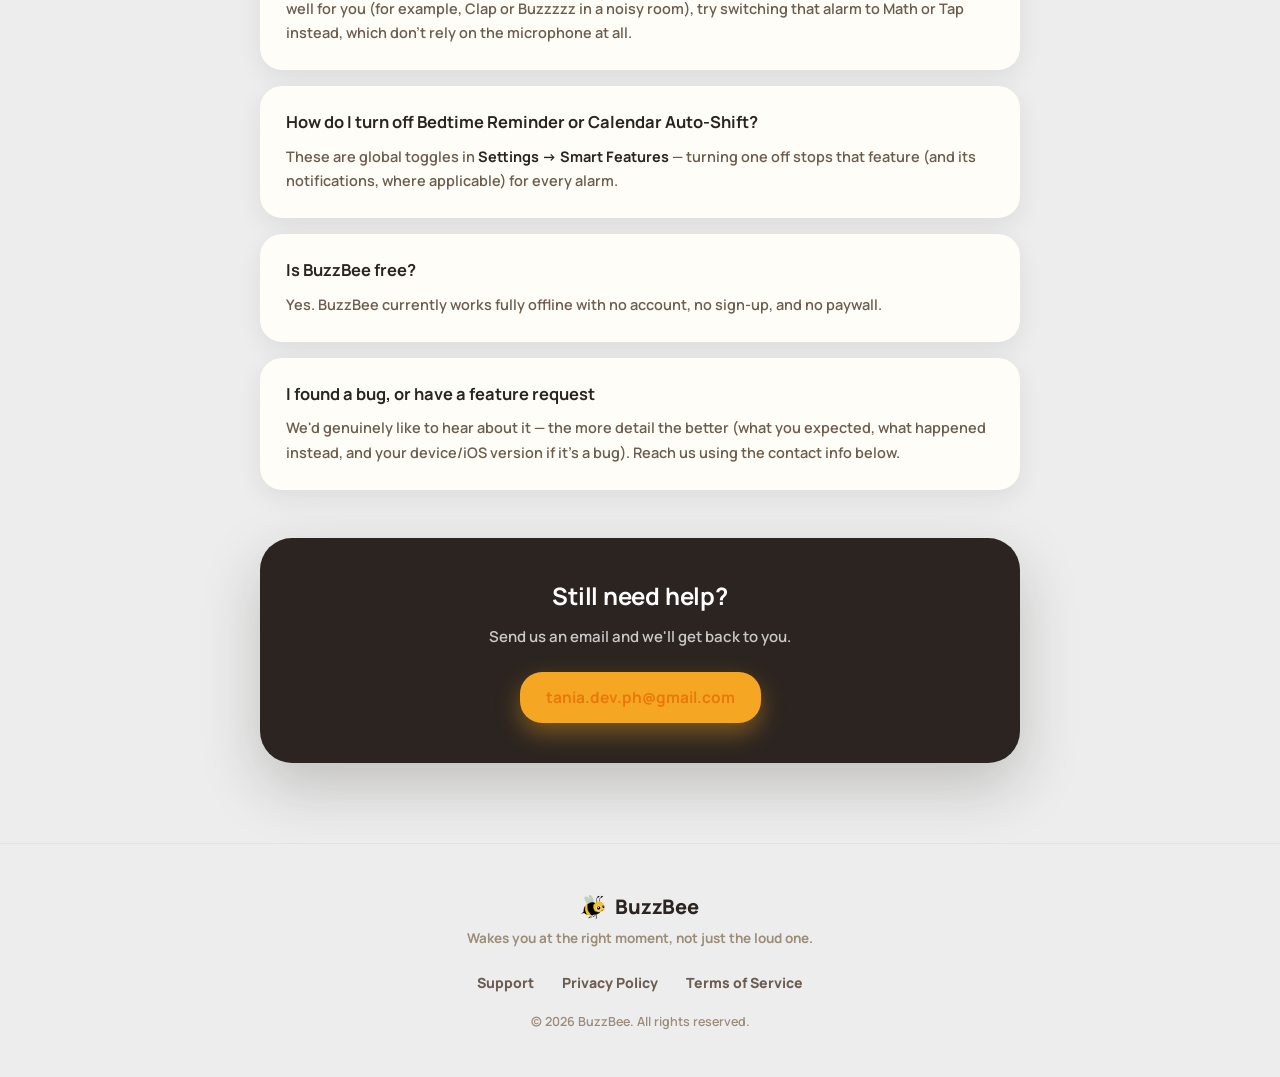
<file: support.html>
<!doctype html>
<html lang="en">
<head>
  <meta charset="UTF-8" />
  <meta name="viewport" content="width=device-width, initial-scale=1" />
  <title>Support — BuzzBee</title>
  <link rel="icon" href="assets/icon.png" type="image/svg+xml" />
  <link rel="preconnect" href="https://fonts.googleapis.com">
  <link rel="preconnect" href="https://fonts.gstatic.com" crossorigin>
  <link href="https://fonts.googleapis.com/css2?family=Manrope:wght@500;600;700;800&display=swap" rel="stylesheet">
  <link rel="stylesheet" href="styles.css" />
</head>
<body>

  <nav class="nav">
    <div class="nav-inner">
      <a class="brand" href="index.html">
        <img src="assets/bee-logo.svg" alt="BuzzBee" />
        <span class="brand-name">BuzzBee</span>
      </a>
      <div class="nav-links">
        <a href="support.html">Support</a>
        <a href="privacy.html">Privacy</a>
        <a href="terms.html">Terms</a>
      </div>
    </div>
  </nav>

  <header class="doc-header">
    <div class="wrap">
      <h1>Support</h1>
      <p class="effective-date">Answers to common questions, and how to reach us.</p>
    </div>
  </header>

  <main class="doc-body wrap">
    <h2>Frequently asked questions</h2>

    <div class="faq-item reveal">
      <h3>Why didn't my alarm go off?</h3>
      <p>
        BuzzBee uses Apple's AlarmKit, so your alarm rings reliably — full volume, through
        Silent mode and Focus — even if the app has been fully closed (swiped away in your app
        switcher). This applies to the whole alarm, including a Wake Window's gentle start, not
        just the hard deadline. If your alarm didn't ring at all, check: is Do Not Disturb or a
        Focus mode blocking alerts, and is your ringer/alarm volume up? We recommend testing
        BuzzBee a few times with your own device and settings before relying on it for anything
        time-critical.
      </p>
    </div>

    <div class="faq-item reveal">
      <h3>What is Wake Window, and how does it decide when to ring?</h3>
      <p>
        Instead of one fixed time, you set a wake <em>window</em> (e.g. 6:30–7:00 AM) and a hard
        deadline. BuzzBee starts ringing gently the moment the window opens and gradually builds
        to full volume by the deadline — so instead of one jarring instant, you ease out of sleep
        rather than getting yanked out of it, and it never rings later than the deadline you set.
      </p>
    </div>

    <div class="faq-item reveal">
      <h3>Does BuzzBee record my voice or conversations?</h3>
      <p>
        Not unless you ask it to. The microphone is used for the Clap
        mission and the Buzzzzz mission, but in every one of those cases BuzzBee only reads a
        live volume/loudness level — it never listens to, interprets, stores, or transmits
        actual audio content. The one exception is if you use <strong>Record Your Own Alarm
        Sound</strong>, which does record real audio — but only when you deliberately tap
        record, and that recording <strong>never goes online</strong>: it's saved to your
        device's local storage only, the same as your other alarm settings, and is never
        uploaded or shared with anyone. See our <a href="privacy.html">Privacy Policy</a> for
        the full details.
      </p>
    </div>

    <div class="faq-item reveal">
      <h3>Can I use my own recording as an alarm sound?</h3>
      <p>
        Yes. In <strong>Choose a Sound</strong> (per-alarm) or <strong>Settings → Sound &
        Haptics</strong> (your default), tap <strong>Record a New Sound</strong>, record up to
        15 seconds, preview it, and save it with a name. It shows up under "Your Sounds" right
        alongside the built-in tones, and you can delete it anytime with the trash icon next to
        it. One thing to know: the alert that fires through Apple's AlarmKit when BuzzBee is
        fully force-quit can only use sounds bundled inside the app, so that specific ring falls
        back to the default alert tone instead of your recording — your recording plays normally
        any other time, including whenever the app is open or backgrounded.
      </p>
    </div>

    <div class="faq-item reveal">
      <h3>How do I change my alarm's sound or dismiss mission?</h3>
      <p>
        Open the alarm from the Home screen, then tap <strong>Choose a Mission</strong> or
        <strong>Sound</strong> — each opens a picker where you can preview and select a new
        option, including any sounds you've recorded yourself. Changes apply the moment you
        save the alarm.
      </p>
    </div>

    <div class="faq-item reveal">
      <h3>Can I snooze, or dismiss without finishing the mission?</h3>
      <p>
        No — this is intentional. Snoozing and shortcut-dismissing are disabled by design, since
        the entire point of a mission is confirming you're actually awake. If a specific mission
        consistently doesn't work well for you (for example, Clap or Buzzzzz in a noisy room),
        try switching that alarm to Math or Tap instead, which don't rely on the microphone at
        all.
      </p>
    </div>

    <div class="faq-item reveal">
      <h3>How do I turn off Bedtime Reminder or Calendar Auto-Shift?</h3>
      <p>
        These are global toggles in <strong>Settings → Smart Features</strong> — turning one off
        stops that feature (and its notifications, where applicable) for every alarm.
      </p>
    </div>

    <div class="faq-item reveal">
      <h3>Is BuzzBee free?</h3>
      <p>
        Yes. BuzzBee currently works fully offline with no account, no sign-up, and no paywall.
      </p>
    </div>

    <div class="faq-item reveal">
      <h3>I found a bug, or have a feature request</h3>
      <p>
        We'd genuinely like to hear about it — the more detail the better (what you expected,
        what happened instead, and your device/iOS version if it's a bug). Reach us using the
        contact info below.
      </p>
    </div>

    <div class="contact-card reveal">
      <h2>Still need help?</h2>
      <p>Send us an email and we'll get back to you.</p>
      <a class="btn btn-primary" href="mailto:tania.dev.ph@gmail.com">tania.dev.ph@gmail.com</a>
    </div>
  </main>

  <footer>
    <div class="wrap footer-inner">
      <a class="brand" href="index.html">
        <img src="assets/bee-logo.svg" alt="BuzzBee" style="width:24px" />
        <span class="brand-name">BuzzBee</span>
      </a>
      <p class="footer-tagline">Wakes you at the right moment, not just the loud one.</p>
      <div class="footer-links">
        <a href="support.html">Support</a>
        <a href="privacy.html">Privacy Policy</a>
        <a href="terms.html">Terms of Service</a>
      </div>
      <p class="footer-copy">© <span id="year"></span> BuzzBee. All rights reserved.</p>
    </div>
  </footer>

  <script src="assets/site.js"></script>
</body>
</html>
</file>
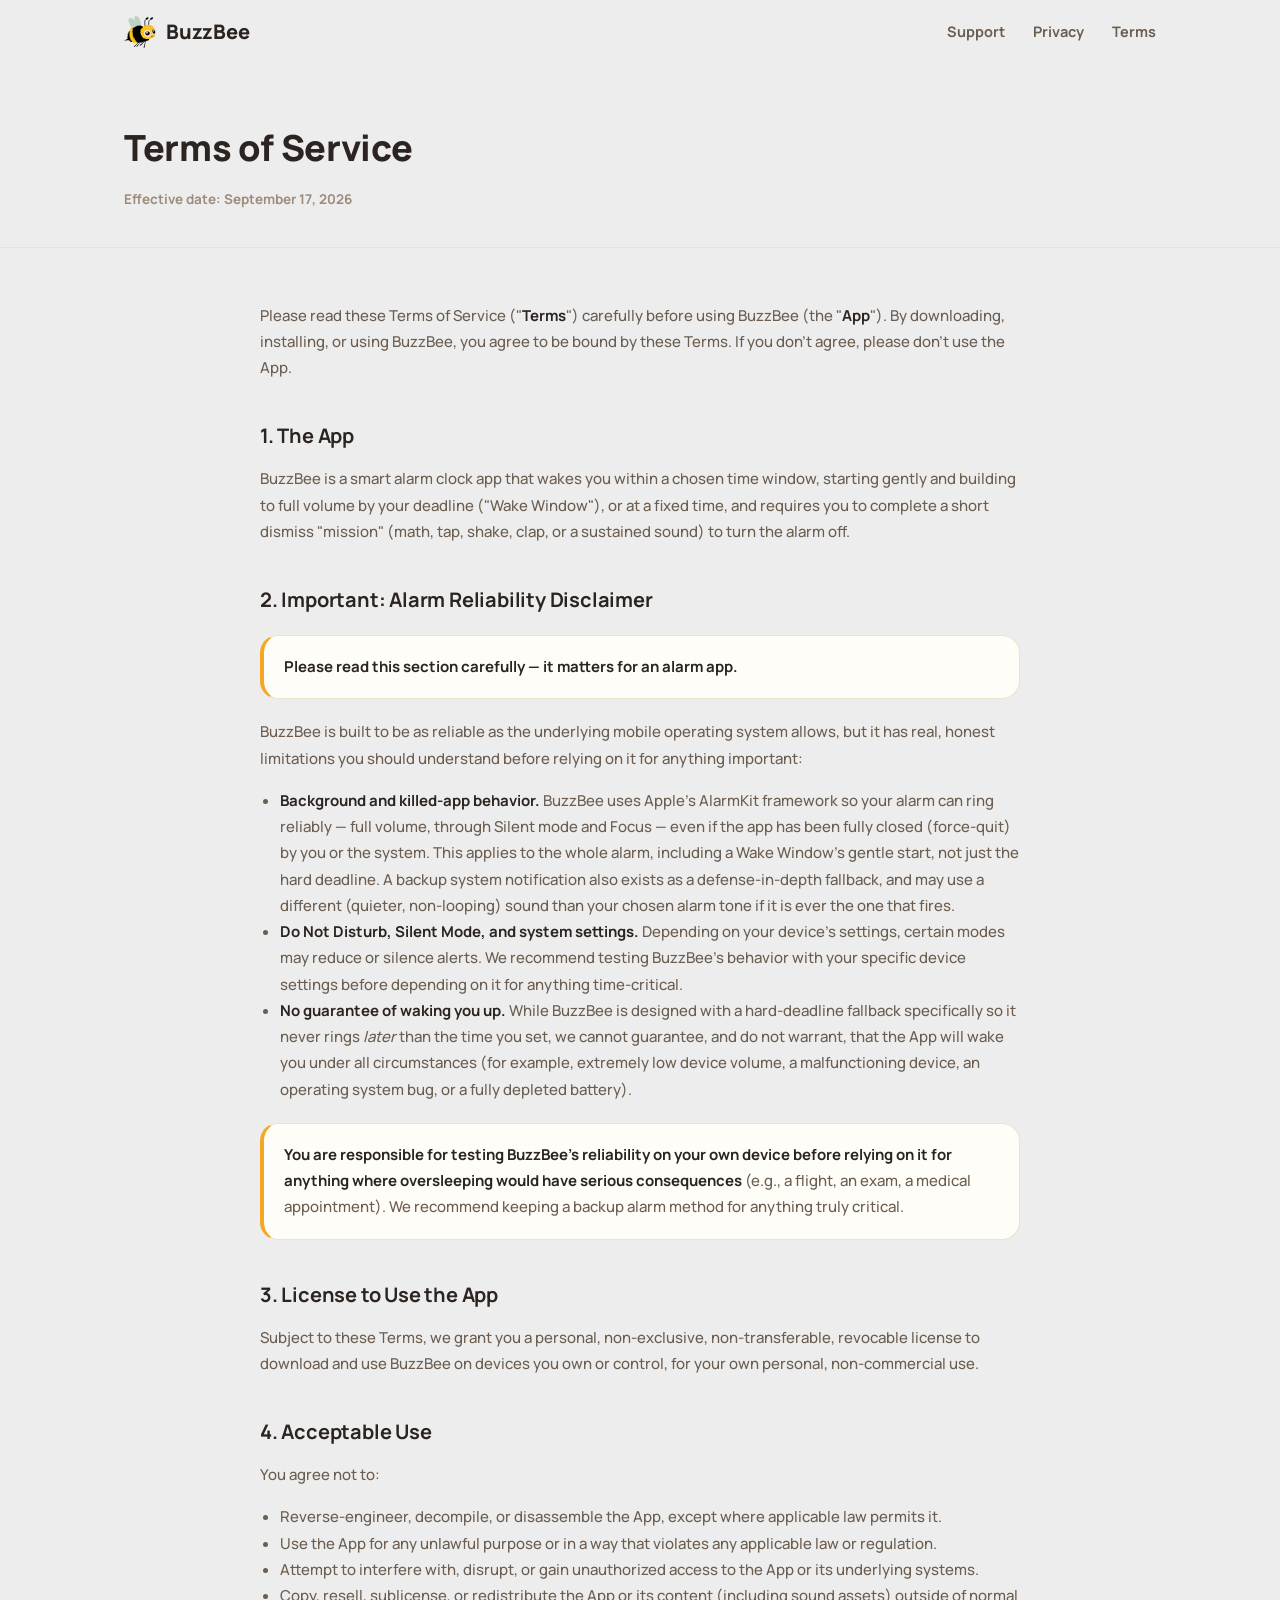
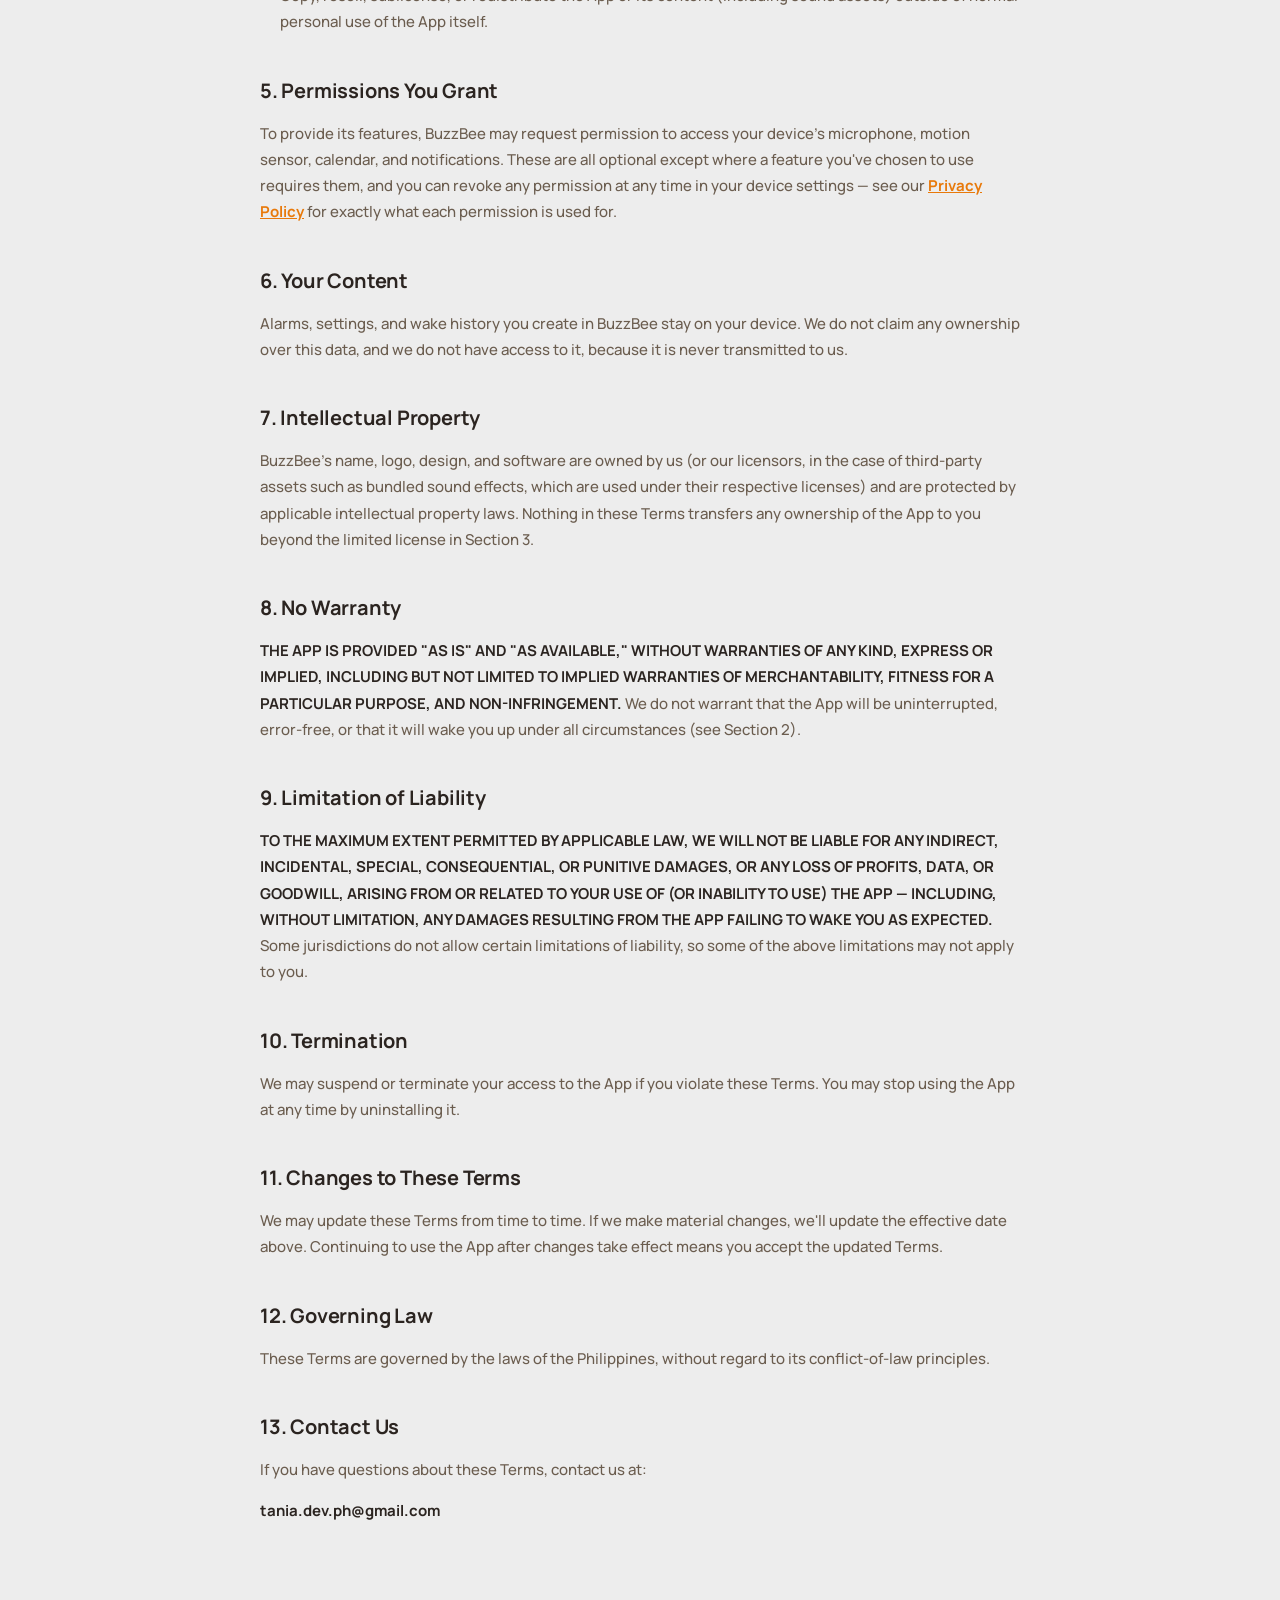
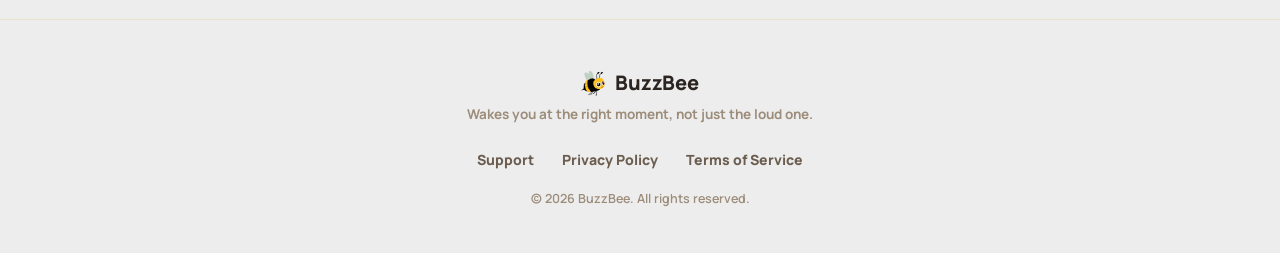
<file: terms.html>
<!doctype html>
<html lang="en">
<head>
  <meta charset="UTF-8" />
  <meta name="viewport" content="width=device-width, initial-scale=1" />
  <title>Terms of Service — BuzzBee</title>
  <link rel="icon" href="assets/icon.png" type="image/svg+xml" />
  <link rel="preconnect" href="https://fonts.googleapis.com">
  <link rel="preconnect" href="https://fonts.gstatic.com" crossorigin>
  <link href="https://fonts.googleapis.com/css2?family=Manrope:wght@500;600;700;800&display=swap" rel="stylesheet">
  <link rel="stylesheet" href="styles.css" />
</head>
<body>

  <nav class="nav">
    <div class="nav-inner">
      <a class="brand" href="index.html">
        <img src="assets/bee-logo.svg" alt="BuzzBee" />
        <span class="brand-name">BuzzBee</span>
      </a>
      <div class="nav-links">
        <a href="support.html">Support</a>
        <a href="privacy.html">Privacy</a>
        <a href="terms.html">Terms</a>
      </div>
    </div>
  </nav>

  <header class="doc-header">
    <div class="wrap">
      <h1>Terms of Service</h1>
      <p class="effective-date">Effective date: September 17, 2026</p>
    </div>
  </header>

  <main class="doc-body wrap">
    <p>
      Please read these Terms of Service ("<strong>Terms</strong>") carefully before using
      BuzzBee (the "<strong>App</strong>"). By downloading, installing, or using BuzzBee, you
      agree to be bound by these Terms. If you don't agree, please don't use the App.
    </p>

    <h2>1. The App</h2>
    <p>
      BuzzBee is a smart alarm clock app that wakes you within a chosen time window, starting
      gently and building to full volume by your deadline ("Wake Window"), or at a fixed time,
      and requires you to complete a short dismiss "mission" (math, tap, shake, clap, or a
      sustained sound) to turn the alarm off.
    </p>

    <h2>2. Important: Alarm Reliability Disclaimer</h2>
    <div class="callout">
      <p><strong>Please read this section carefully — it matters for an alarm app.</strong></p>
    </div>
    <p>
      BuzzBee is built to be as reliable as the underlying mobile operating system allows, but
      it has real, honest limitations you should understand before relying on it for anything
      important:
    </p>
    <ul>
      <li><strong>Background and killed-app behavior.</strong> BuzzBee uses Apple's AlarmKit framework so your alarm can ring reliably — full volume, through Silent mode and Focus — even if the app has been fully closed (force-quit) by you or the system. This applies to the whole alarm, including a Wake Window's gentle start, not just the hard deadline. A backup system notification also exists as a defense-in-depth fallback, and may use a different (quieter, non-looping) sound than your chosen alarm tone if it is ever the one that fires.</li>
      <li><strong>Do Not Disturb, Silent Mode, and system settings.</strong> Depending on your device's settings, certain modes may reduce or silence alerts. We recommend testing BuzzBee's behavior with your specific device settings before depending on it for anything time-critical.</li>
      <li><strong>No guarantee of waking you up.</strong> While BuzzBee is designed with a hard-deadline fallback specifically so it never rings <em>later</em> than the time you set, we cannot guarantee, and do not warrant, that the App will wake you under all circumstances (for example, extremely low device volume, a malfunctioning device, an operating system bug, or a fully depleted battery).</li>
    </ul>
    <div class="callout">
      <p>
        <strong>You are responsible for testing BuzzBee's reliability on your own device before
        relying on it for anything where oversleeping would have serious consequences</strong>
        (e.g., a flight, an exam, a medical appointment). We recommend keeping a backup alarm
        method for anything truly critical.
      </p>
    </div>

    <h2>3. License to Use the App</h2>
    <p>
      Subject to these Terms, we grant you a personal, non-exclusive, non-transferable,
      revocable license to download and use BuzzBee on devices you own or control, for your own
      personal, non-commercial use.
    </p>

    <h2>4. Acceptable Use</h2>
    <p>You agree not to:</p>
    <ul>
      <li>Reverse-engineer, decompile, or disassemble the App, except where applicable law permits it.</li>
      <li>Use the App for any unlawful purpose or in a way that violates any applicable law or regulation.</li>
      <li>Attempt to interfere with, disrupt, or gain unauthorized access to the App or its underlying systems.</li>
      <li>Copy, resell, sublicense, or redistribute the App or its content (including sound assets) outside of normal personal use of the App itself.</li>
    </ul>

    <h2>5. Permissions You Grant</h2>
    <p>
      To provide its features, BuzzBee may request permission to access your device's
      microphone, motion sensor, calendar, and notifications. These are all optional except
      where a feature you've chosen to use requires them, and you can revoke any permission at
      any time in your device settings — see our <a href="privacy.html">Privacy Policy</a> for
      exactly what each permission is used for.
    </p>

    <h2>6. Your Content</h2>
    <p>
      Alarms, settings, and wake history you create in BuzzBee stay on your device. We do not
      claim any ownership over this data, and we do not have access to it, because it is never
      transmitted to us.
    </p>

    <h2>7. Intellectual Property</h2>
    <p>
      BuzzBee's name, logo, design, and software are owned by us (or our licensors, in the case
      of third-party assets such as bundled sound effects, which are used under their respective
      licenses) and are protected by applicable intellectual property laws. Nothing in these
      Terms transfers any ownership of the App to you beyond the limited license in Section 3.
    </p>

    <h2>8. No Warranty</h2>
    <p>
      <strong>THE APP IS PROVIDED "AS IS" AND "AS AVAILABLE," WITHOUT WARRANTIES OF ANY KIND,
      EXPRESS OR IMPLIED, INCLUDING BUT NOT LIMITED TO IMPLIED WARRANTIES OF MERCHANTABILITY,
      FITNESS FOR A PARTICULAR PURPOSE, AND NON-INFRINGEMENT.</strong> We do not warrant that
      the App will be uninterrupted, error-free, or that it will wake you up under all
      circumstances (see Section 2).
    </p>

    <h2>9. Limitation of Liability</h2>
    <p>
      <strong>TO THE MAXIMUM EXTENT PERMITTED BY APPLICABLE LAW, WE WILL NOT BE LIABLE FOR ANY
      INDIRECT, INCIDENTAL, SPECIAL, CONSEQUENTIAL, OR PUNITIVE DAMAGES, OR ANY LOSS OF PROFITS,
      DATA, OR GOODWILL, ARISING FROM OR RELATED TO YOUR USE OF (OR INABILITY TO USE) THE APP —
      INCLUDING, WITHOUT LIMITATION, ANY DAMAGES RESULTING FROM THE APP FAILING TO WAKE YOU AS
      EXPECTED.</strong> Some jurisdictions do not allow certain limitations of liability, so
      some of the above limitations may not apply to you.
    </p>

    <h2>10. Termination</h2>
    <p>
      We may suspend or terminate your access to the App if you violate these Terms. You may
      stop using the App at any time by uninstalling it.
    </p>

    <h2>11. Changes to These Terms</h2>
    <p>
      We may update these Terms from time to time. If we make material changes, we'll update the
      effective date above. Continuing to use the App after changes take effect means you accept
      the updated Terms.
    </p>

    <h2>12. Governing Law</h2>
    <p>
      These Terms are governed by the laws of the Philippines,
      without regard to its conflict-of-law principles.
    </p>

    <h2>13. Contact Us</h2>
    <p>If you have questions about these Terms, contact us at:</p>
    <p><strong>tania.dev.ph@gmail.com</strong></p>
  </main>

  <footer>
    <div class="wrap footer-inner">
      <a class="brand" href="index.html">
        <img src="assets/bee-logo.svg" alt="BuzzBee" style="width:24px" />
        <span class="brand-name">BuzzBee</span>
      </a>
      <p class="footer-tagline">Wakes you at the right moment, not just the loud one.</p>
      <div class="footer-links">
        <a href="support.html">Support</a>
        <a href="privacy.html">Privacy Policy</a>
        <a href="terms.html">Terms of Service</a>
      </div>
      <p class="footer-copy">© <span id="year"></span> BuzzBee. All rights reserved.</p>
    </div>
  </footer>

  <script src="assets/site.js"></script>
</body>
</html>
</file>
<file: home.css>
/* Landing page only (index.html). support/privacy/terms keep styles.css.
   Minimal, centered, generous whitespace; colors mirror the app's theme. */

:root {
  --bg: #FFFDF8;
  --card: #F7F0E3;
  --ink: #2B2420;
  --ink-soft: #6B5D4F;
  --ink-faint: #786853;
  --accent: #F5A623;
  --accent-deep: #E8790A;
  --display: 'Manrope', -apple-system, BlinkMacSystemFont, 'Segoe UI', system-ui, sans-serif;
}

* { box-sizing: border-box; margin: 0; padding: 0; }
html { scroll-behavior: smooth; }
body {
  background: var(--bg);
  color: var(--ink);
  font-family: var(--display);
  -webkit-font-smoothing: antialiased;
  overflow-x: hidden;
}
img { display: block; }
a { color: inherit; text-decoration: none; }

/* ---------- nav ---------- */
.nav {
  position: fixed;
  inset: 0 0 auto 0;
  z-index: 10;
  display: flex;
  align-items: center;
  justify-content: space-between;
  padding: 18px clamp(20px, 5.5vw, 80px);
  transition: background 0.2s, box-shadow 0.2s;
}
.nav.is-scrolled {
  background: rgba(255, 253, 248, 0.82);
  backdrop-filter: blur(14px);
  -webkit-backdrop-filter: blur(14px);
  box-shadow: 0 1px 0 rgba(43, 36, 32, 0.06);
}
.brand { display: inline-flex; align-items: center; gap: 10px; }
.brand img { width: 30px; height: 30px; }
.brand span { font-family: 'DynaPuff', var(--display); font-weight: 700; font-size: 22px; }

/* ---------- pills ---------- */
.pill {
  display: inline-flex;
  align-items: center;
  gap: 9px;
  padding: 15px 26px;
  border-radius: 100px;
  font-weight: 700;
  font-size: 16px;
  line-height: 1;
  white-space: nowrap;
}
.pill svg { width: 18px; height: 18px; flex-shrink: 0; }
.pill-sm { padding: 10px 16px; font-size: 14px; }
.pill-dark { background: var(--ink); color: #fff; transition: background 0.15s; }
a.pill-dark:hover { background: #45392F; }
/* Nav button: the real app icon on the left, then the label. */
.pill-app { gap: 10px; padding: 6px 16px 6px 6px; }
.pill-app img { width: 28px; height: 28px; border-radius: 7px; }
.pill-ghost { background: var(--card); color: var(--ink); transition: background 0.15s; }
a.pill-ghost:hover { background: #EFE5D3; }

/* ---------- hero ---------- */
.hero {
  position: relative;
  min-height: 100svh;
  display: flex;
  align-items: center;
  justify-content: center;
  padding: clamp(120px, 20svh, 170px) 24px 60px;
  text-align: center;
  overflow: hidden;
}
/* Honeycomb clusters pinned to the screen's left and right edges — BuzzBee's
   own motif (a few cells filled with honey), and deliberately nothing like a
   clock. Fixed, so they stay put while the page scrolls over them; z-index -1
   keeps them behind all content (text, cards) but above the page background. */
.comb {
  position: fixed;
  z-index: -1;
  top: 50%;
  width: min(30vw, 380px);
  opacity: 0.75;
  pointer-events: none;
}
.comb svg { width: 100%; height: auto; display: block; }
.comb-left { left: -2vw; transform: translateY(-46%); }
.comb-right { right: -2vw; transform: translateY(-54%) scaleX(-1); }

.hero-content {
  position: relative;
  z-index: 2;
  max-width: 700px;
  display: grid;
  justify-items: center;
  gap: 22px;
}
.hero-bee { width: 232px; height: auto; animation: hover 4s ease-in-out infinite; }
@keyframes hover { 50% { transform: translateY(-8px) rotate(-2deg); } }
h1 {
  font-weight: 800;
  font-size: clamp(38px, 6.4vw, 68px);
  line-height: 1.04;
  letter-spacing: -0.035em;
  text-wrap: balance;
}
.lede {
  font-weight: 600;
  font-size: clamp(17px, 2vw, 20px);
  line-height: 1.5;
  color: var(--ink-soft);
  max-width: 560px;
  text-wrap: balance;
}
.cta-row { display: flex; flex-wrap: wrap; justify-content: center; gap: 12px; margin-top: 6px; }

/* ---------- sections ---------- */
.section { padding: clamp(72px, 12vw, 130px) clamp(20px, 5.5vw, 80px); }
.section-head { max-width: 720px; margin: 0 auto clamp(36px, 6vw, 56px); text-align: center; }
h2 {
  font-weight: 800;
  font-size: clamp(32px, 4.8vw, 52px);
  line-height: 1.06;
  letter-spacing: -0.03em;
  text-wrap: balance;
}
.section-head p {
  margin-top: 16px;
  font-weight: 600;
  font-size: 18px;
  line-height: 1.5;
  color: var(--ink-soft);
  text-wrap: balance;
}

.grid { display: grid; gap: 18px; max-width: 980px; margin: 0 auto; }
.grid-3 { grid-template-columns: repeat(3, 1fr); }

.card {
  background: var(--card);
  border-radius: 28px;
  padding: 30px 26px 32px;
  display: grid;
  justify-items: center;
  align-content: start;
  gap: 8px;
  text-align: center;
}
.card h3 { font-weight: 800; font-size: 20px; letter-spacing: -0.01em; }
.card p { font-weight: 600; font-size: 15.5px; line-height: 1.5; color: var(--ink-faint); }
.card-lg { padding: 36px 28px 38px; gap: 10px; }
.card-lg h3 { font-size: 21px; line-height: 1.2; text-wrap: balance; }

.icon {
  width: 60px;
  height: 60px;
  margin-bottom: 8px;
  border-radius: 50%;
  background: #fff;
  display: flex;
  align-items: center;
  justify-content: center;
  color: var(--accent-deep);
}
.icon svg { width: 28px; height: 28px; }
.icon-lg { width: 76px; height: 76px; }
.icon-lg svg { width: 34px; height: 34px; }

/* ---------- final CTA ---------- */
.final {
  margin: 0 clamp(20px, 5.5vw, 80px) clamp(60px, 9vw, 100px);
  padding: clamp(56px, 8vw, 88px) 24px;
  display: grid;
  justify-items: center;
  gap: 16px;
  text-align: center;
}
.final-bee { width: 188px; height: auto; }
.final p { font-weight: 600; font-size: 18px; color: var(--ink-soft); margin-bottom: 8px; }

/* ---------- footer ---------- */
.footer {
  display: flex;
  flex-wrap: wrap;
  align-items: center;
  justify-content: space-between;
  gap: 16px;
  padding: 28px clamp(20px, 5.5vw, 80px) 40px;
  border-top: 1px solid rgba(43, 36, 32, 0.08);
}
.footer .brand img { width: 24px; height: 24px; }
.footer .brand span { font-size: 18px; }
.footer-links { display: flex; gap: 24px; }
.footer-links a { font-weight: 600; font-size: 15px; color: var(--ink-soft); }
.footer-links a:hover { color: var(--ink); }
.copy { font-weight: 600; font-size: 14px; color: var(--ink-faint); }

/* ---------- scroll reveal (driven by assets/site.js) ---------- */
.reveal { opacity: 0; transform: translateY(18px); transition: opacity 0.6s ease, transform 0.6s ease; }
.reveal.is-visible { opacity: 1; transform: none; }

/* ---------- responsive ---------- */
/* Narrower screens: fade the combs back so they never compete with the text. */
@media (max-width: 1100px) {
  .comb { opacity: 0.55; }
}
@media (max-width: 860px) {
  .grid-3 { grid-template-columns: 1fr 1fr; }
}
@media (max-width: 560px) {
  .grid-3 { grid-template-columns: 1fr; max-width: 420px; }
  .comb { width: 44vw; opacity: 0.4; }
  .hero-bee { width: 108px; }
  .footer { flex-direction: column; text-align: center; }
}
@media (prefers-reduced-motion: reduce) {
  html { scroll-behavior: auto; }
  .hero-bee { animation: none; }
  .reveal { opacity: 1; transform: none; transition: none; }
}
</file>
<file: styles.css>
/* BuzzBee marketing/docs site — shared styles.
   Palette matches the app's real theme (src/constants/theme.ts). */

:root {
  --bg: #ededed;
  --ink: #2B2420;
  --ink-soft: #6B5D4F;
  --ink-faint: #9C8C7A;
  --card-bg: #FFFDF7;
  --track-off: #EDE2CE;
  --accent: #F5A623;
  --accent-deep: #E8790A;
  --white: #FFFFFF;
  --success: #3FAE5A;
  --radius-sm: 12px;
  --radius-md: 18px;
  --radius-lg: 22px;
  --radius-xl: 32px;
  --radius-pill: 100px;

  /* Material weight scales with surface size — bigger surfaces read as thicker. */
  --shadow-card: 0 8px 24px rgba(43, 36, 32, 0.08);
  --shadow-card-hover: 0 16px 36px rgba(43, 36, 32, 0.14);
  --shadow-deep: 0 24px 60px rgba(43, 36, 32, 0.22);

  --max-width: 1080px;

  /* Critically damped by default; reserve bounce for momentum-driven moments. */
  --ease-out: cubic-bezier(0.16, 1, 0.3, 1);
  --ease-spring: cubic-bezier(0.34, 1.35, 0.4, 1);
  --dur-instant: 0.1s;
  --dur-fast: 0.22s;
  --dur-base: 0.4s;
}

* {
  box-sizing: border-box;
}

html {
  scroll-behavior: smooth;
}

body {
  margin: 0;
  background: var(--bg);
  color: var(--ink);
  font-family: 'Manrope', -apple-system, BlinkMacSystemFont, 'Segoe UI', sans-serif;
  line-height: 1.5;
  -webkit-font-smoothing: antialiased;
  text-rendering: optimizeLegibility;
}

img {
  max-width: 100%;
  display: block;
}

a {
  color: inherit;
}

.wrap {
  max-width: var(--max-width);
  margin: 0 auto;
  padding: 0 24px;
}

/* Keep content clear of the sticky nav when jumping to an anchor. */
section[id],
main[id] {
  scroll-margin-top: 84px;
}

:focus-visible {
  outline: 2px solid var(--accent-deep);
  outline-offset: 3px;
  border-radius: 4px;
}

/* ---------- Motion: reveal-on-scroll ---------- */

.reveal {
  opacity: 0;
  transform: translateY(18px);
  transition: opacity var(--dur-base) var(--ease-out), transform var(--dur-base) var(--ease-out);
  transition-delay: var(--reveal-delay, 0s);
}

.reveal.is-visible {
  opacity: 1;
  transform: translateY(0);
}

@media (prefers-reduced-motion: reduce) {
  html {
    scroll-behavior: auto;
  }
  .reveal {
    transform: none;
    transition: opacity var(--dur-fast) linear;
    transition-delay: 0s;
  }
  .hero-inner > *,
  .phone-mock,
  .mock-chip.active {
    animation: none !important;
  }
}

/* ---------- Top nav ---------- */

.nav {
  position: sticky;
  top: 0;
  z-index: 10;
  background: rgba(237, 237, 237, 0.72);
  backdrop-filter: blur(20px) saturate(180%);
  -webkit-backdrop-filter: blur(20px) saturate(180%);
  border-bottom: 1px solid transparent;
  box-shadow: 0 1px 0 rgba(43, 36, 32, 0);
  transition: background-color var(--dur-fast) var(--ease-out),
              border-color var(--dur-fast) var(--ease-out),
              box-shadow var(--dur-fast) var(--ease-out);
}

/* Scroll-edge effect: chrome separates from content only once something is actually under it. */
.nav.is-scrolled {
  background: rgba(237, 237, 237, 0.86);
  border-color: var(--track-off);
  box-shadow: 0 8px 24px rgba(43, 36, 32, 0.06);
}

.nav-inner {
  max-width: var(--max-width);
  margin: 0 auto;
  padding: 16px 24px;
  display: flex;
  align-items: center;
  justify-content: space-between;
}

.brand {
  display: flex;
  align-items: center;
  gap: 10px;
  text-decoration: none;
  color: var(--ink);
  transition: opacity var(--dur-instant) ease-out;
}

.brand:active {
  opacity: 0.6;
}

.brand img {
  width: 32px;
  height: auto;
}

.brand-name {
  font-family: 'Manrope', sans-serif;
  font-weight: 800;
  font-size: 20px;
  letter-spacing: -0.01em;
}

.nav-links {
  display: flex;
  align-items: center;
  gap: 28px;
  font-weight: 700;
  font-size: 14.5px;
}

.nav-links a {
  text-decoration: none;
  color: var(--ink-soft);
  position: relative;
}

.nav-links a:not(.btn)::after {
  content: '';
  position: absolute;
  left: 0;
  bottom: -4px;
  width: 100%;
  height: 2px;
  background: var(--accent-deep);
  border-radius: 2px;
  transform: scaleX(0);
  transform-origin: left;
}

/* Touch fires false hovers on tap — real devices only get the sweep. */
@media (hover: hover) and (pointer: fine) {
  .nav-links a:not(.btn) {
    transition: color var(--dur-fast) var(--ease-out);
  }
  .nav-links a:not(.btn)::after {
    transition: transform var(--dur-fast) var(--ease-out);
  }
  .nav-links a:not(.btn):hover {
    color: var(--ink);
  }
  .nav-links a:not(.btn):hover::after {
    transform: scaleX(1);
  }
}

/* ---------- Buttons ---------- */

.btn {
  display: inline-flex;
  align-items: center;
  justify-content: center;
  gap: 8px;
  padding: 14px 26px;
  border-radius: var(--radius-lg);
  font-weight: 800;
  font-size: 15.5px;
  text-decoration: none;
  border: none;
  cursor: pointer;
  transition: transform var(--dur-fast) var(--ease-spring),
              box-shadow var(--dur-fast) var(--ease-out),
              background-color var(--dur-fast) var(--ease-out);
}

/* :active (below) is the real touch feedback — :hover is mouse-only, so it never sticks after a tap. */
@media (hover: hover) and (pointer: fine) {
  .btn:hover {
    transform: translateY(-2px);
  }
  .btn-primary:hover {
    background: #f7b13f;
    box-shadow: 0 14px 32px rgba(245, 166, 35, 0.5);
  }
  .btn-outline:hover {
    border-color: var(--ink-faint);
  }
  .btn-white:hover {
    box-shadow: var(--shadow-card-hover);
  }
}

/* Feedback lands on press, not on release — the moment lag appears, directness dies. */
.btn:active {
  transform: scale(0.96) translateY(0);
  transition-duration: var(--dur-instant);
  transition-timing-function: ease-out;
}

.btn-primary {
  background: var(--accent);
  color: #2B2420;
  box-shadow: 0 10px 24px rgba(245, 166, 35, 0.4);
}

.btn-outline {
  background: transparent;
  color: var(--ink);
  border: 2px solid var(--track-off);
}

.btn-white {
  background: var(--white);
  color: var(--ink);
  box-shadow: var(--shadow-card);
}

.btn-sm {
  padding: 10px 18px;
  font-size: 14px;
  border-radius: var(--radius-md);
}

.btn-pill {
  border-radius: var(--radius-pill);
}

/* ---------- Hero ---------- */

.hero {
  padding: 72px 0 56px;
  position: relative;
  overflow: hidden;
}

.hero-glow {
  position: absolute;
  border-radius: 50%;
  pointer-events: none;
  filter: blur(2px);
}

.hero-glow-1 {
  width: 480px;
  height: 480px;
  background: rgba(245, 166, 35, 0.2);
  top: -220px;
  right: -160px;
}

.hero-glow-2 {
  width: 340px;
  height: 340px;
  background: rgba(232, 121, 10, 0.1);
  bottom: -180px;
  left: -120px;
}

.hero-inner {
  position: relative;
  display: grid;
  grid-template-columns: 1.1fr 0.9fr;
  gap: 48px;
  align-items: center;
}

.hero-inner > * {
  animation: hero-rise 0.7s var(--ease-out) backwards;
}

.hero-art {
  animation-delay: 0.1s;
}

@keyframes hero-rise {
  from {
    opacity: 0;
    transform: translateY(14px);
  }
  to {
    opacity: 1;
    transform: translateY(0);
  }
}

.eyebrow-pill {
  display: inline-flex;
  align-items: center;
  gap: 8px;
  background: var(--card-bg);
  border: 1px solid var(--track-off);
  border-radius: var(--radius-pill);
  padding: 8px 16px;
  font-weight: 800;
  font-size: 12.5px;
  color: var(--accent-deep);
  text-transform: uppercase;
  letter-spacing: 0.5px;
  margin-bottom: 20px;
}

.pill-icon {
  width: 14px;
  height: 14px;
}

.hero h1 {
  font-size: clamp(2.25rem, 1.55rem + 3vw, 3.25rem);
  line-height: 1.04;
  font-weight: 800;
  letter-spacing: -0.025em;
  margin: 0 0 20px;
}

.hero p.lede {
  font-size: 18px;
  line-height: 1.65;
  color: var(--ink-soft);
  max-width: 480px;
  margin: 0 0 32px;
  font-weight: 600;
}

.hero-ctas {
  display: flex;
  gap: 14px;
  flex-wrap: wrap;
}

.hero-note {
  margin-top: 14px;
  font-size: 13px;
  color: var(--ink-faint);
  font-weight: 700;
}

.hero-art {
  position: relative;
  display: flex;
  align-items: center;
  justify-content: center;
}

.phone-mock {
  width: 100%;
  max-width: 300px;
  background: var(--card-bg);
  border-radius: 40px;
  border: 8px solid var(--ink);
  box-shadow: var(--shadow-deep);
  padding: 22px 18px;
  aspect-ratio: 9 / 18.5;
  transition: transform var(--dur-base) var(--ease-out);
}

@media (hover: hover) and (pointer: fine) {
  .hero-art:hover .phone-mock {
    transform: translateY(-4px) rotate(-0.6deg);
  }
}

.phone-mock .mock-hero {
  background: var(--white);
  border-radius: var(--radius-lg);
  padding: 18px;
  box-shadow: var(--shadow-card);
  margin-top: 28px;
}

.mock-eyebrow {
  font-size: 10px;
  font-weight: 800;
  color: var(--ink-faint);
  text-transform: uppercase;
  letter-spacing: 0.5px;
}

.mock-time {
  font-size: 26px;
  font-weight: 800;
  margin-top: 6px;
}

.mock-sub {
  font-size: 11px;
  color: var(--ink-soft);
  font-weight: 700;
  margin-top: 4px;
}

.mock-chip-row {
  display: flex;
  gap: 6px;
  margin-top: 24px;
}

.mock-chip {
  flex: 1;
  height: 34px;
  border-radius: 10px;
  background: var(--track-off);
}

.mock-chip.active {
  background: var(--accent);
  animation: chip-settle 0.5s var(--ease-spring) 0.5s backwards;
}

@keyframes chip-settle {
  from { transform: scaleY(0.6); opacity: 0; }
  to { transform: scaleY(1); opacity: 1; }
}

/* ---------- Section shells ---------- */

section {
  padding: 64px 0;
}

.section-label {
  font-weight: 800;
  font-size: 12.5px;
  color: var(--accent-deep);
  text-transform: uppercase;
  letter-spacing: 0.6px;
  margin-bottom: 10px;
  display: block;
}

.section-title {
  font-size: clamp(1.6rem, 1.35rem + 1vw, 2rem);
  line-height: 1.15;
  font-weight: 800;
  letter-spacing: -0.015em;
  margin: 0 0 14px;
  max-width: 640px;
}

.section-sub {
  color: var(--ink-soft);
  font-size: 16px;
  line-height: 1.6;
  font-weight: 600;
  max-width: 620px;
  margin: 0 0 40px;
}

/* ---------- Mission grid ---------- */

.mission-grid {
  display: grid;
  grid-template-columns: repeat(3, 1fr);
  gap: 16px;
}

.mission-grid .reveal:nth-child(1) { --reveal-delay: 0s; }
.mission-grid .reveal:nth-child(2) { --reveal-delay: 0.06s; }
.mission-grid .reveal:nth-child(3) { --reveal-delay: 0.12s; }
.mission-grid .reveal:nth-child(4) { --reveal-delay: 0.18s; }
.mission-grid .reveal:nth-child(5) { --reveal-delay: 0.24s; }
.mission-grid .reveal:nth-child(6) { --reveal-delay: 0.3s; }

.mission-card {
  background: var(--card-bg);
  border-radius: var(--radius-lg);
  padding: 22px 18px;
  box-shadow: var(--shadow-card);
  text-align: center;
  transition: transform var(--dur-fast) var(--ease-out),
              box-shadow var(--dur-fast) var(--ease-out);
}

@media (hover: hover) and (pointer: fine) {
  .mission-card:hover {
    transform: translateY(-4px);
    box-shadow: var(--shadow-card-hover);
  }
  .mission-card:hover .mission-icon {
    transform: scale(1.08);
  }
}

.mission-icon {
  width: 52px;
  height: 52px;
  border-radius: 16px;
  background: rgba(245, 166, 35, 0.16);
  display: flex;
  align-items: center;
  justify-content: center;
  margin: 0 auto 14px;
  transition: transform var(--dur-fast) var(--ease-spring);
}

.mission-card h3 {
  font-size: 15.5px;
  margin: 0 0 6px;
}

.mission-card p {
  font-size: 13px;
  color: var(--ink-soft);
  margin: 0;
  font-weight: 600;
}

/* ---------- Feature rows ---------- */

.feature-grid {
  display: grid;
  grid-template-columns: repeat(2, 1fr);
  gap: 20px;
}

.feature-grid .reveal:nth-child(1) { --reveal-delay: 0s; }
.feature-grid .reveal:nth-child(2) { --reveal-delay: 0.08s; }
.feature-grid .reveal:nth-child(3) { --reveal-delay: 0.16s; }
.feature-grid .reveal:nth-child(4) { --reveal-delay: 0.24s; }

.feature-card {
  background: var(--card-bg);
  border-radius: var(--radius-lg);
  padding: 28px 24px;
  box-shadow: var(--shadow-card);
  transition: transform var(--dur-fast) var(--ease-out),
              box-shadow var(--dur-fast) var(--ease-out);
}

@media (hover: hover) and (pointer: fine) {
  .feature-card:hover {
    transform: translateY(-4px);
    box-shadow: var(--shadow-card-hover);
  }
  .feature-card:hover .icon-badge {
    transform: scale(1.08);
  }
}

.feature-card .icon-badge {
  width: 44px;
  height: 44px;
  border-radius: 14px;
  background: rgba(245, 166, 35, 0.16);
  display: flex;
  align-items: center;
  justify-content: center;
  margin-bottom: 16px;
  transition: transform var(--dur-fast) var(--ease-spring);
}

.feature-card h3 {
  font-size: 17px;
  margin: 0 0 8px;
}

.feature-card p {
  font-size: 14px;
  color: var(--ink-soft);
  font-weight: 600;
  margin: 0;
  line-height: 1.6;
}

/* ---------- Privacy strip ---------- */

.privacy-strip {
  background: var(--ink);
  color: var(--white);
  border-radius: var(--radius-xl);
  padding: 48px;
  display: grid;
  grid-template-columns: 1fr 1fr;
  gap: 32px;
  align-items: center;
  box-shadow: var(--shadow-deep);
}

.privacy-strip h2 {
  font-size: 26px;
  margin: 0 0 12px;
}

.privacy-strip p {
  color: rgba(255, 255, 255, 0.75);
  font-weight: 600;
  font-size: 14.5px;
  line-height: 1.7;
  margin: 0;
}

.privacy-checks {
  list-style: none;
  padding: 0;
  margin: 0;
  display: grid;
  gap: 14px;
}

.privacy-checks li {
  display: flex;
  gap: 12px;
  align-items: flex-start;
  font-weight: 700;
  font-size: 14.5px;
}

.privacy-checks .dot {
  flex-shrink: 0;
  width: 22px;
  height: 22px;
  border-radius: 50%;
  background: var(--accent);
  color: #2B2420;
  display: flex;
  align-items: center;
  justify-content: center;
  font-size: 12px;
  margin-top: 1px;
}

/* ---------- Final CTA ---------- */

.final-cta {
  text-align: center;
  padding: 72px 0;
}

.final-cta h2 {
  font-size: 34px;
  font-weight: 800;
  margin: 0 0 16px;
}

.final-cta p {
  color: var(--ink-soft);
  font-weight: 600;
  font-size: 16px;
  margin: 0 0 32px;
}

/* ---------- Footer ---------- */

footer {
  border-top: 1px solid var(--track-off);
  padding: 48px 0 32px;
}

.footer-inner {
  text-align: center;
}

.footer-inner .brand {
  justify-content: center;
  margin-bottom: 6px;
}

.footer-tagline {
  color: var(--ink-faint);
  font-weight: 700;
  font-size: 13.5px;
  margin: 0 0 24px;
}

.footer-links {
  display: flex;
  justify-content: center;
  gap: 28px;
  flex-wrap: wrap;
  font-weight: 800;
  font-size: 14px;
  margin-bottom: 20px;
}

.footer-links a {
  text-decoration: none;
  color: var(--ink-soft);
}

.footer-links a:hover {
  color: var(--accent-deep);
}

.footer-copy {
  color: var(--ink-faint);
  font-size: 12.5px;
  font-weight: 600;
}

/* ---------- Legal / doc pages ---------- */

.doc-header {
  padding: 56px 0 24px;
  border-bottom: 1px solid var(--track-off);
}

.doc-header h1 {
  font-size: 36px;
  font-weight: 800;
  margin: 0 0 10px;
  letter-spacing: -0.01em;
}

.doc-header .effective-date {
  color: var(--ink-faint);
  font-weight: 700;
  font-size: 13.5px;
}

.doc-body {
  padding: 40px 0 80px;
  max-width: 760px;
  margin: 0 auto;
}

.doc-body h2 {
  font-size: 20px;
  margin: 40px 0 12px;
  letter-spacing: -0.01em;
}

.doc-body h2:first-child {
  margin-top: 0;
}

.doc-body p,
.doc-body li {
  color: var(--ink-soft);
  font-size: 15px;
  line-height: 1.75;
  font-weight: 500;
}

.doc-body strong {
  color: var(--ink);
}

.doc-body ul {
  padding-left: 20px;
}

.doc-body a {
  color: var(--accent-deep);
  font-weight: 700;
}

.callout {
  background: var(--card-bg);
  border: 1px solid var(--track-off);
  border-left: 4px solid var(--accent);
  border-radius: var(--radius-md);
  padding: 18px 20px;
  margin: 20px 0;
}

.callout p {
  margin: 0;
}

.placeholder {
  background: rgba(214, 69, 69, 0.12);
  color: #B23B3B;
  padding: 1px 6px;
  border-radius: 6px;
  font-weight: 700;
  font-size: 0.95em;
}

/* ---------- Support page ---------- */

.faq-item {
  background: var(--card-bg);
  border-radius: var(--radius-lg);
  padding: 24px 26px;
  box-shadow: var(--shadow-card);
  margin-bottom: 16px;
  transition: box-shadow var(--dur-fast) var(--ease-out);
}

@media (hover: hover) and (pointer: fine) {
  .faq-item:hover {
    box-shadow: var(--shadow-card-hover);
  }
}

.faq-item h3 {
  font-size: 16.5px;
  margin: 0 0 10px;
}

.faq-item p {
  font-size: 14.5px;
  color: var(--ink-soft);
  font-weight: 600;
  line-height: 1.7;
  margin: 0;
}

.contact-card {
  background: var(--ink);
  color: var(--white);
  border-radius: var(--radius-xl);
  padding: 40px;
  text-align: center;
  margin-top: 48px;
  box-shadow: var(--shadow-deep);
}

.contact-card h2 {
  font-size: 24px;
  margin: 0 0 10px;
}

.contact-card p {
  color: rgba(255, 255, 255, 0.75);
  font-weight: 600;
  margin: 0 0 22px;
}

/* ---------- Responsive ---------- */

@media (max-width: 860px) {
  .hero-inner {
    grid-template-columns: 1fr;
  }
  .hero-art {
    order: -1;
  }
  .phone-mock {
    max-width: 220px;
  }
  .mission-grid {
    grid-template-columns: repeat(2, 1fr);
  }
  .feature-grid {
    grid-template-columns: 1fr;
  }
  .privacy-strip {
    grid-template-columns: 1fr;
    padding: 32px;
  }
  .nav-links {
    gap: 16px;
    font-size: 13px;
  }
}

@media (max-width: 520px) {
  .mission-grid {
    grid-template-columns: repeat(2, 1fr);
  }
  .nav-links .hide-mobile {
    display: none;
  }
  .nav-inner {
    padding: 14px 20px;
  }
}
</file>
